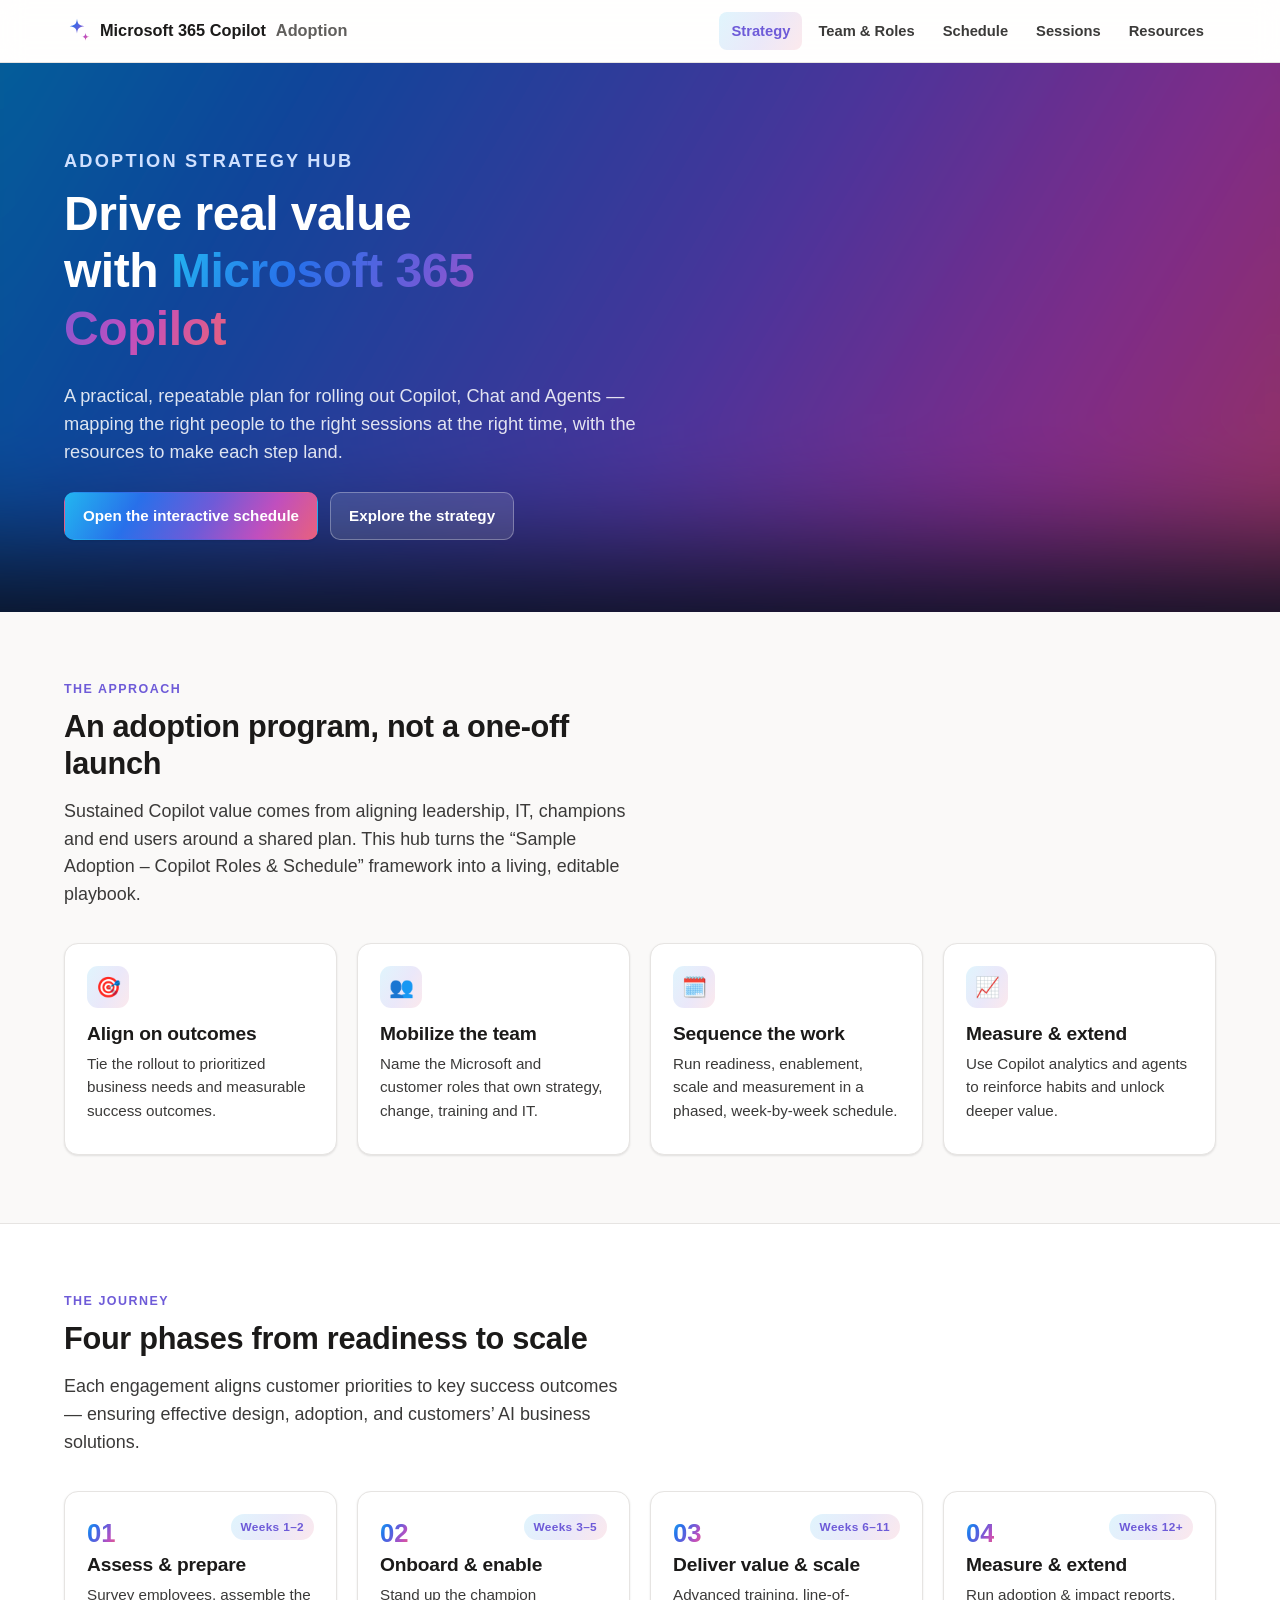
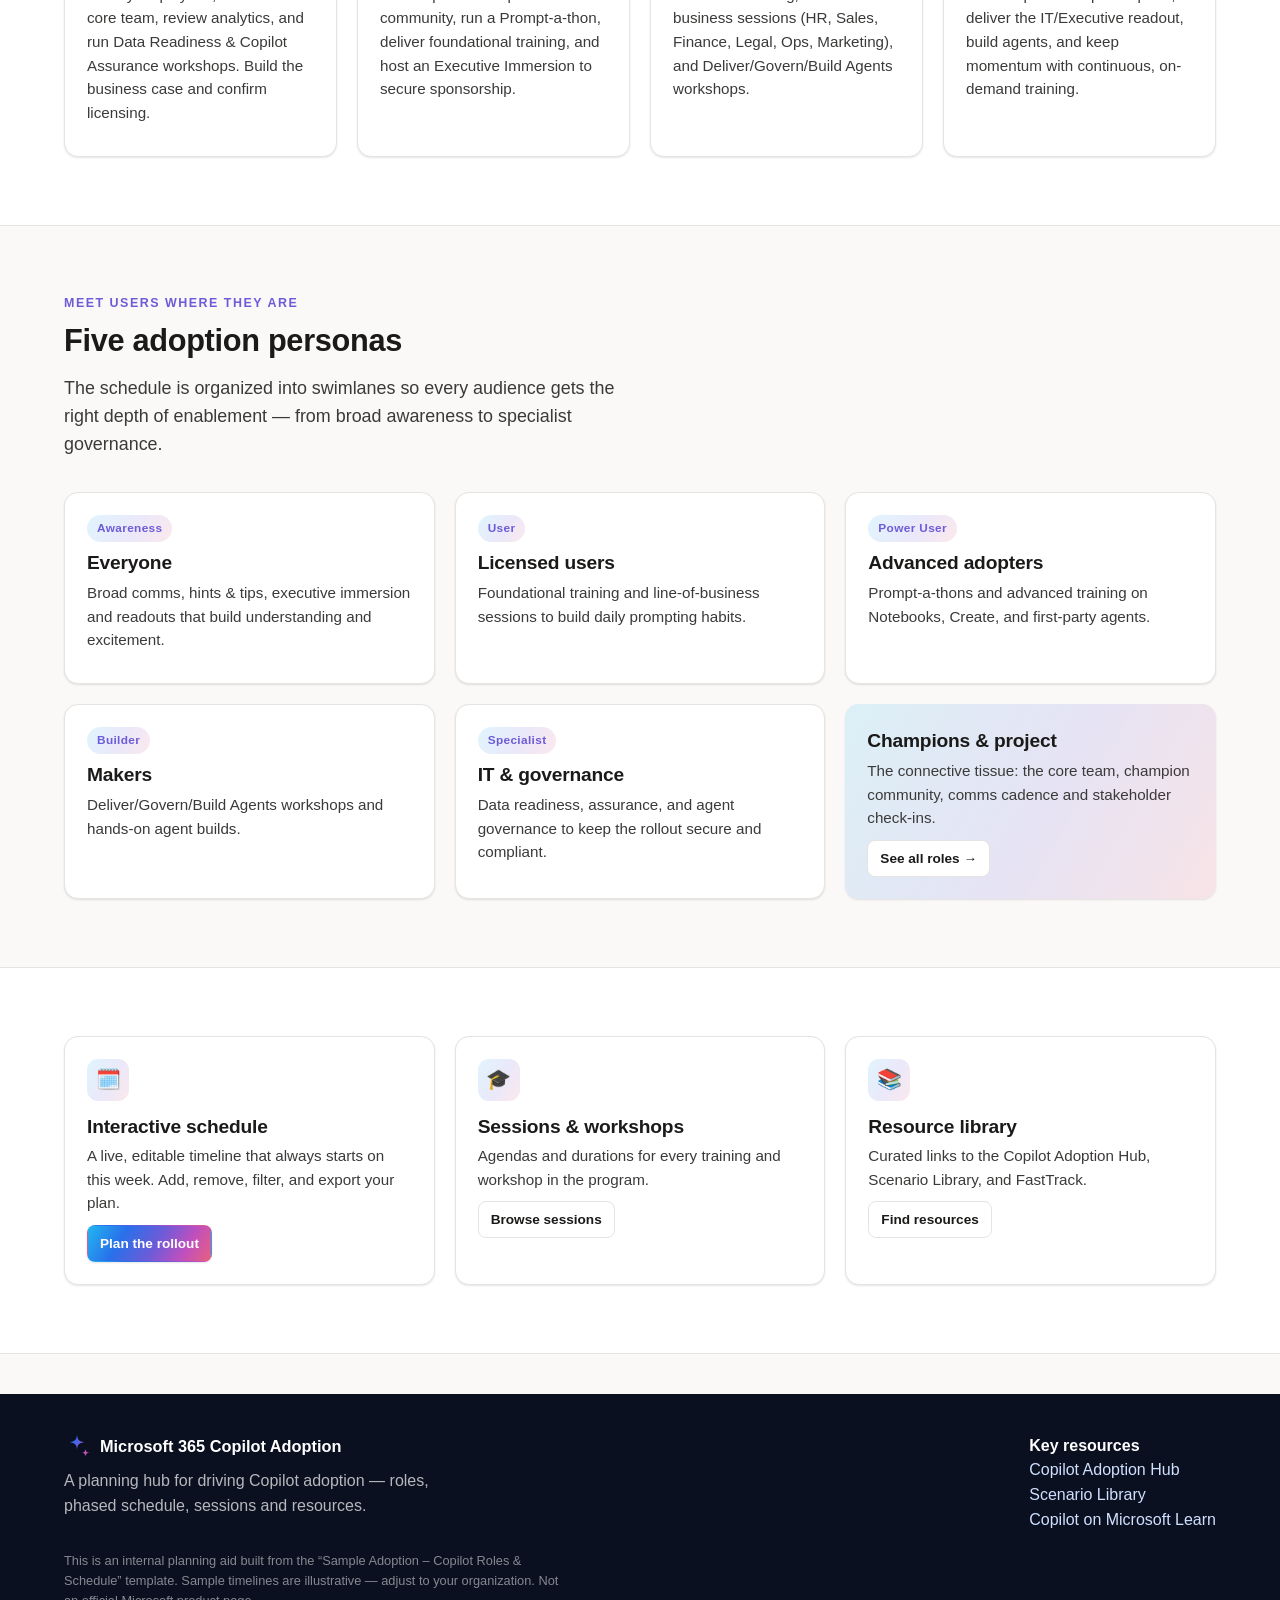
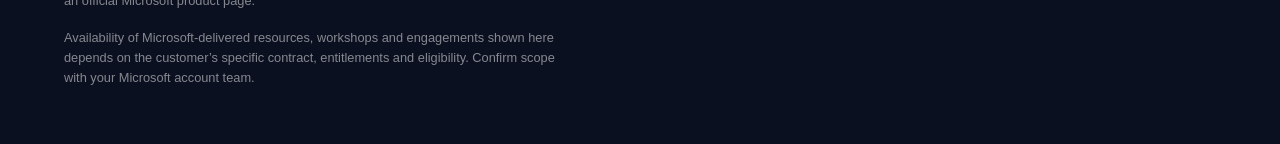
<file: index.html>
<!doctype html>
<html lang="en">
<head>
  <meta charset="utf-8" />
  <meta name="viewport" content="width=device-width, initial-scale=1" />
  <title>Microsoft 365 Copilot — Adoption Strategy Hub</title>
  <meta name="description" content="A planning hub for Microsoft 365 Copilot adoption: strategy, team roles, an interactive phased schedule, sessions, and curated resources." />
  <link rel="icon" href="assets/copilot-spark.svg" />
  <link rel="stylesheet" href="assets/styles.css?v=7" />
</head>
<body>
  <div id="site-nav"></div>

  <header class="hero">
    <div class="container">
      <p class="eyebrow">Adoption Strategy Hub</p>
      <h1>Drive real value with <span class="gradient-text">Microsoft&nbsp;365 Copilot</span></h1>
      <p>A practical, repeatable plan for rolling out Copilot, Chat and Agents — mapping the right people to the right sessions at the right time, with the resources to make each step land.</p>
      <div class="hero-actions">
        <a class="btn btn-primary" href="schedule.html">Open the interactive schedule</a>
        <a class="btn btn-ghost" href="#journey">Explore the strategy</a>
      </div>
    </div>
  </header>

  <!-- What this is -->
  <section class="section">
    <div class="container">
      <div class="section-head">
        <p class="eyebrow">The approach</p>
        <h2>An adoption program, not a one-off launch</h2>
        <p class="lead">Sustained Copilot value comes from aligning leadership, IT, champions and end users around a shared plan. This hub turns the “Sample Adoption – Copilot Roles &amp; Schedule” framework into a living, editable playbook.</p>
      </div>
      <div class="grid cols-4">
        <div class="card hover"><div class="icon">🎯</div><h3>Align on outcomes</h3><p>Tie the rollout to prioritized business needs and measurable success outcomes.</p></div>
        <div class="card hover"><div class="icon">👥</div><h3>Mobilize the team</h3><p>Name the Microsoft and customer roles that own strategy, change, training and IT.</p></div>
        <div class="card hover"><div class="icon">🗓️</div><h3>Sequence the work</h3><p>Run readiness, enablement, scale and measurement in a phased, week-by-week schedule.</p></div>
        <div class="card hover"><div class="icon">📈</div><h3>Measure &amp; extend</h3><p>Use Copilot analytics and agents to reinforce habits and unlock deeper value.</p></div>
      </div>
    </div>
  </section>

  <!-- Journey / phases -->
  <section class="section alt" id="journey">
    <div class="container">
      <div class="section-head">
        <p class="eyebrow">The journey</p>
        <h2>Four phases from readiness to scale</h2>
        <p class="lead">Each engagement aligns customer priorities to key success outcomes — ensuring effective design, adoption, and customers’ AI business solutions.</p>
      </div>
      <div class="grid cols-4">
        <div class="card">
          <span class="step-num">01</span><span class="pill" style="float:right">Weeks 1–2</span>
          <h3>Assess &amp; prepare</h3>
          <p>Survey employees, assemble the core team, review analytics, and run Data Readiness &amp; Copilot Assurance workshops. Build the business case and confirm licensing.</p>
        </div>
        <div class="card">
          <span class="step-num">02</span><span class="pill" style="float:right">Weeks 3–5</span>
          <h3>Onboard &amp; enable</h3>
          <p>Stand up the champion community, run a Prompt-a-thon, deliver foundational training, and host an Executive Immersion to secure sponsorship.</p>
        </div>
        <div class="card">
          <span class="step-num">03</span><span class="pill" style="float:right">Weeks 6–11</span>
          <h3>Deliver value &amp; scale</h3>
          <p>Advanced training, line-of-business sessions (HR, Sales, Finance, Legal, Ops, Marketing), and Deliver/Govern/Build Agents workshops.</p>
        </div>
        <div class="card">
          <span class="step-num">04</span><span class="pill" style="float:right">Weeks 12+</span>
          <h3>Measure &amp; extend</h3>
          <p>Run adoption &amp; impact reports, deliver the IT/Executive readout, build agents, and keep momentum with continuous, on-demand training.</p>
        </div>
      </div>
    </div>
  </section>

  <!-- Personas -->
  <section class="section">
    <div class="container">
      <div class="section-head">
        <p class="eyebrow">Meet users where they are</p>
        <h2>Five adoption personas</h2>
        <p class="lead">The schedule is organized into swimlanes so every audience gets the right depth of enablement — from broad awareness to specialist governance.</p>
      </div>
      <div class="grid cols-3">
        <div class="card hover"><span class="pill">Awareness</span><h3 style="margin-top:.6rem">Everyone</h3><p>Broad comms, hints &amp; tips, executive immersion and readouts that build understanding and excitement.</p></div>
        <div class="card hover"><span class="pill">User</span><h3 style="margin-top:.6rem">Licensed users</h3><p>Foundational training and line-of-business sessions to build daily prompting habits.</p></div>
        <div class="card hover"><span class="pill">Power User</span><h3 style="margin-top:.6rem">Advanced adopters</h3><p>Prompt-a-thons and advanced training on Notebooks, Create, and first-party agents.</p></div>
        <div class="card hover"><span class="pill">Builder</span><h3 style="margin-top:.6rem">Makers</h3><p>Deliver/Govern/Build Agents workshops and hands-on agent builds.</p></div>
        <div class="card hover"><span class="pill">Specialist</span><h3 style="margin-top:.6rem">IT &amp; governance</h3><p>Data readiness, assurance, and agent governance to keep the rollout secure and compliant.</p></div>
        <div class="card hover" style="background:var(--copilot-gradient-soft);border:none">
          <h3 style="margin-top:.2rem">Champions &amp; project</h3><p>The connective tissue: the core team, champion community, comms cadence and stakeholder check-ins.</p>
          <a class="btn btn-outline btn-sm" href="roles.html">See all roles →</a>
        </div>
      </div>
    </div>
  </section>

  <!-- CTA row -->
  <section class="section alt">
    <div class="container">
      <div class="grid cols-3">
        <div class="card hover"><div class="icon">🗓️</div><h3>Interactive schedule</h3><p>A live, editable timeline that always starts on this week. Add, remove, filter, and export your plan.</p><a class="btn btn-primary btn-sm" href="schedule.html">Plan the rollout</a></div>
        <div class="card hover"><div class="icon">🎓</div><h3>Sessions &amp; workshops</h3><p>Agendas and durations for every training and workshop in the program.</p><a class="btn btn-outline btn-sm" href="sessions.html">Browse sessions</a></div>
        <div class="card hover"><div class="icon">📚</div><h3>Resource library</h3><p>Curated links to the Copilot Adoption Hub, Scenario Library, and FastTrack.</p><a class="btn btn-outline btn-sm" href="resources.html">Find resources</a></div>
      </div>
    </div>
  </section>

  <div id="site-footer"></div>
  <script src="assets/nav.js?v=7"></script>
</body>
</html>
</file>
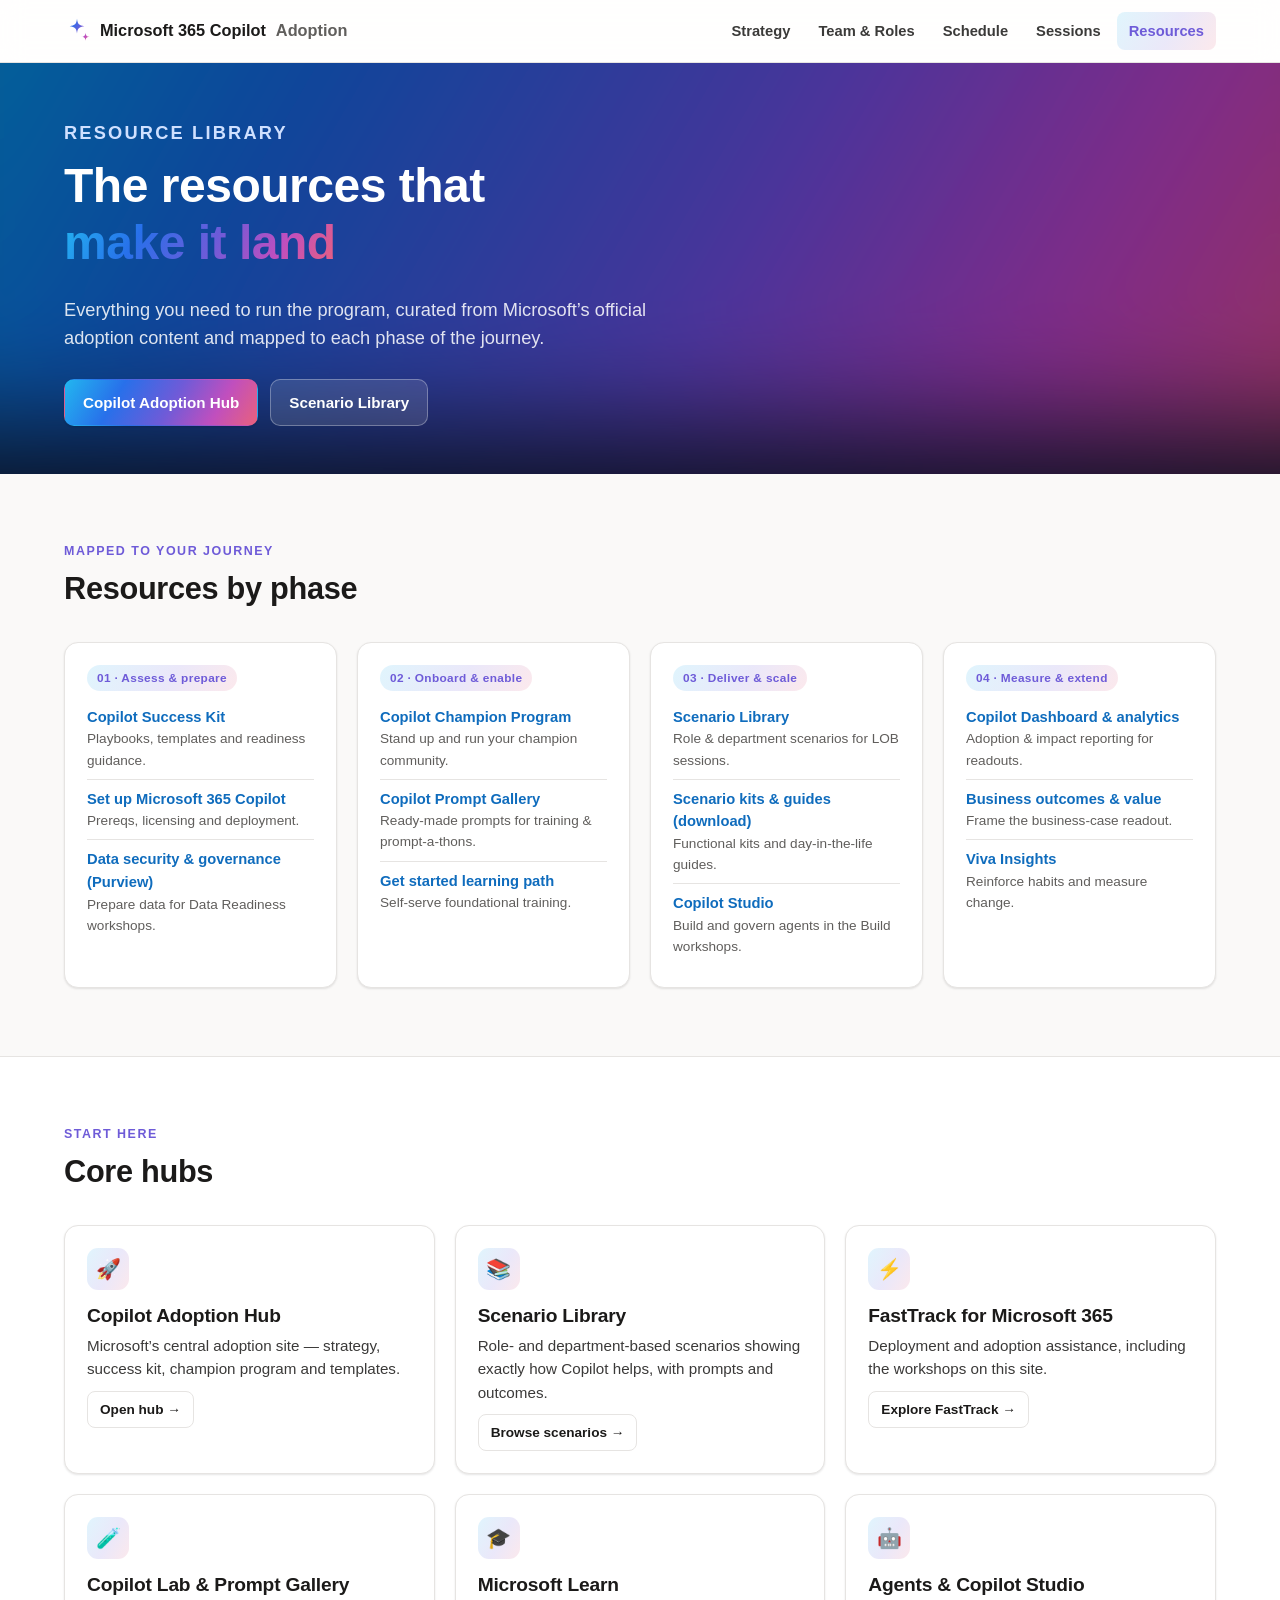
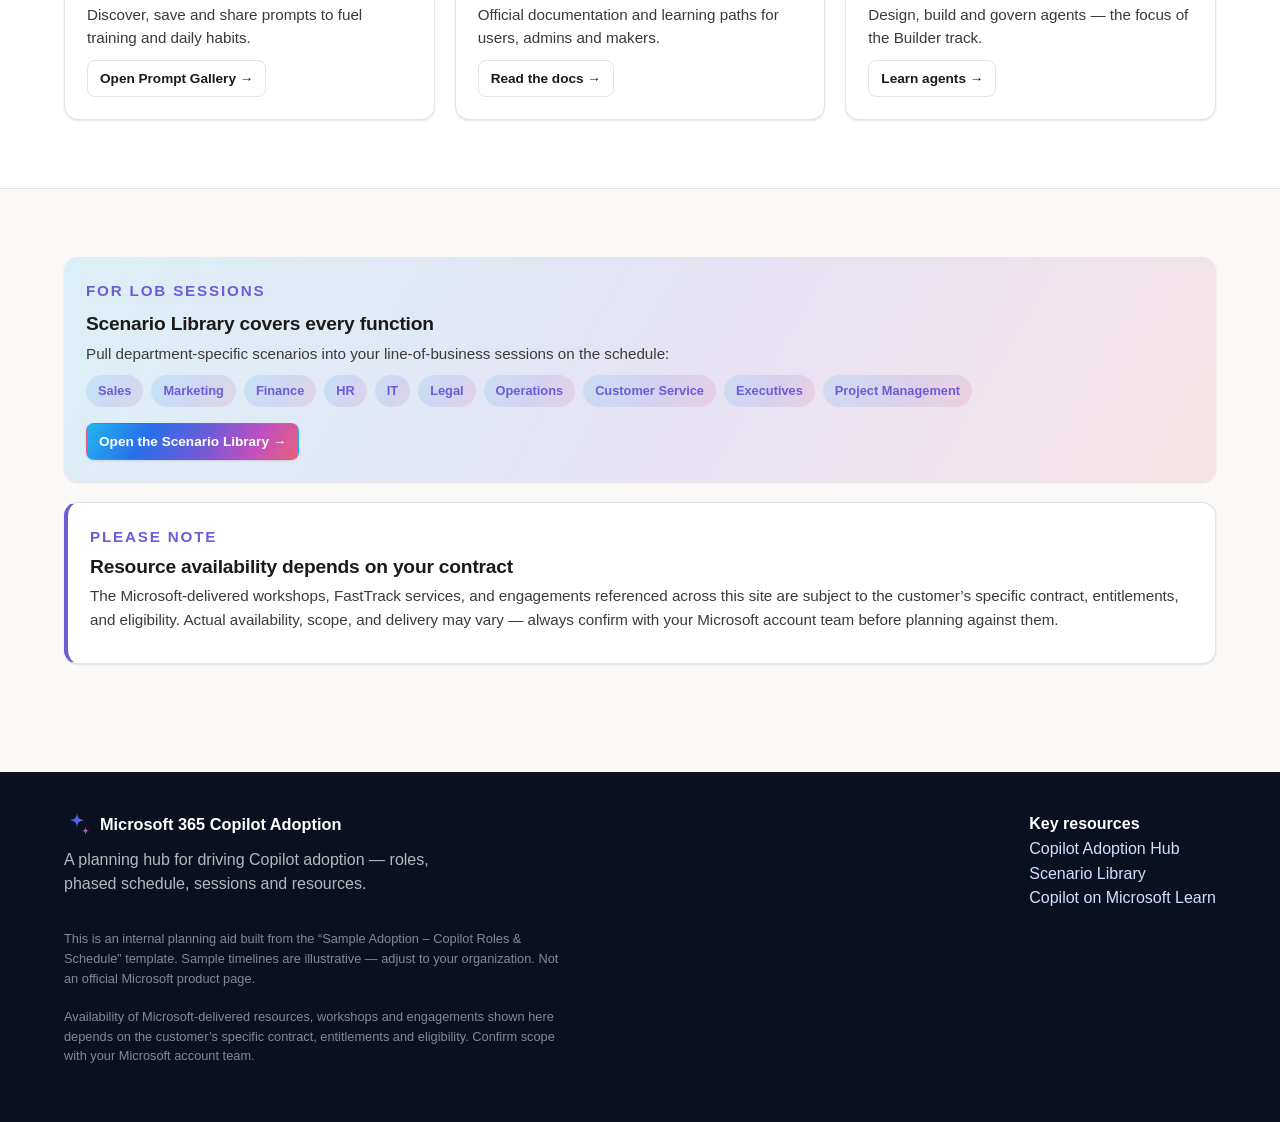
<file: resources.html>
<!doctype html>
<html lang="en">
<head>
  <meta charset="utf-8" />
  <meta name="viewport" content="width=device-width, initial-scale=1" />
  <title>Resource Library — Microsoft 365 Copilot Adoption</title>
  <meta name="description" content="Curated Microsoft 365 Copilot adoption resources: the Adoption Hub, Scenario Library, FastTrack, Copilot Lab and learning paths, mapped to each phase of the rollout." />
  <link rel="icon" href="assets/copilot-spark.svg" />
  <link rel="stylesheet" href="assets/styles.css?v=7" />
  <style>
    .res-list { list-style:none; padding:0; margin:.4rem 0 0; }
    .res-list li { padding:8px 0; border-top:1px solid var(--line); font-size:.92rem; }
    .res-list li:first-child { border-top:none; }
    .res-list a { font-weight:600; }
    .res-list .d { color:var(--muted); font-size:.85rem; }
    .dept { display:flex; flex-wrap:wrap; gap:8px; margin-top:8px; }
    .dept span { font-size:.8rem; font-weight:600; padding:6px 12px; border-radius:999px; background:var(--copilot-gradient-soft); color:var(--brand); }
  </style>
</head>
<body>
  <div id="site-nav"></div>

  <header class="hero" style="padding:56px 0 48px">
    <div class="container">
      <p class="eyebrow">Resource library</p>
      <h1>The resources that <span class="gradient-text">make it land</span></h1>
      <p>Everything you need to run the program, curated from Microsoft’s official adoption content and mapped to each phase of the journey.</p>
      <div class="hero-actions">
        <a class="btn btn-primary" href="https://adoption.microsoft.com/en-us/copilot/" target="_blank" rel="noopener">Copilot Adoption Hub</a>
        <a class="btn btn-ghost" href="https://adoption.microsoft.com/en-us/scenario-library/" target="_blank" rel="noopener">Scenario Library</a>
      </div>
    </div>
  </header>

  <!-- By phase -->
  <section class="section">
    <div class="container">
      <div class="section-head">
        <p class="eyebrow">Mapped to your journey</p>
        <h2>Resources by phase</h2>
      </div>
      <div class="grid cols-4">
        <div class="card">
          <span class="pill">01 · Assess &amp; prepare</span>
          <ul class="res-list">
            <li><a href="https://adoption.microsoft.com/en-us/copilot/success-kit/" target="_blank" rel="noopener">Copilot Success Kit</a><div class="d">Playbooks, templates and readiness guidance.</div></li>
            <li><a href="https://learn.microsoft.com/en-us/copilot/microsoft-365/microsoft-365-copilot-setup" target="_blank" rel="noopener">Set up Microsoft 365 Copilot</a><div class="d">Prereqs, licensing and deployment.</div></li>
            <li><a href="https://learn.microsoft.com/en-us/purview/ai-microsoft-purview" target="_blank" rel="noopener">Data security &amp; governance (Purview)</a><div class="d">Prepare data for Data Readiness workshops.</div></li>
          </ul>
        </div>
        <div class="card">
          <span class="pill">02 · Onboard &amp; enable</span>
          <ul class="res-list">
            <li><a href="https://adoption.microsoft.com/en-us/copilot/champion-program/" target="_blank" rel="noopener">Copilot Champion Program</a><div class="d">Stand up and run your champion community.</div></li>
            <li><a href="https://copilot.cloud.microsoft/en-us/prompts" target="_blank" rel="noopener">Copilot Prompt Gallery</a><div class="d">Ready-made prompts for training &amp; prompt-a-thons.</div></li>
            <li><a href="https://learn.microsoft.com/en-us/training/paths/get-started-with-microsoft-365-copilot/" target="_blank" rel="noopener">Get started learning path</a><div class="d">Self-serve foundational training.</div></li>
          </ul>
        </div>
        <div class="card">
          <span class="pill">03 · Deliver &amp; scale</span>
          <ul class="res-list">
            <li><a href="https://adoption.microsoft.com/en-us/scenario-library/" target="_blank" rel="noopener">Scenario Library</a><div class="d">Role &amp; department scenarios for LOB sessions.</div></li>
            <li><a href="https://aka.ms/ScenarioLibraryDownload" target="_blank" rel="noopener">Scenario kits &amp; guides (download)</a><div class="d">Functional kits and day-in-the-life guides.</div></li>
            <li><a href="https://learn.microsoft.com/en-us/microsoft-copilot-studio/" target="_blank" rel="noopener">Copilot Studio</a><div class="d">Build and govern agents in the Build workshops.</div></li>
          </ul>
        </div>
        <div class="card">
          <span class="pill">04 · Measure &amp; extend</span>
          <ul class="res-list">
            <li><a href="https://learn.microsoft.com/en-us/copilot/microsoft-365/microsoft-365-copilot-dashboard" target="_blank" rel="noopener">Copilot Dashboard &amp; analytics</a><div class="d">Adoption &amp; impact reporting for readouts.</div></li>
            <li><a href="https://adoption.microsoft.com/en-us/copilot/business-outcomes/" target="_blank" rel="noopener">Business outcomes &amp; value</a><div class="d">Frame the business-case readout.</div></li>
            <li><a href="https://learn.microsoft.com/en-us/viva/insights/" target="_blank" rel="noopener">Viva Insights</a><div class="d">Reinforce habits and measure change.</div></li>
          </ul>
        </div>
      </div>
    </div>
  </section>

  <!-- Core hubs -->
  <section class="section alt">
    <div class="container">
      <div class="section-head">
        <p class="eyebrow">Start here</p>
        <h2>Core hubs</h2>
      </div>
      <div class="grid cols-3">
        <div class="card hover"><div class="icon">🚀</div><h3>Copilot Adoption Hub</h3><p>Microsoft’s central adoption site — strategy, success kit, champion program and templates.</p><a class="btn btn-outline btn-sm" href="https://adoption.microsoft.com/en-us/copilot/" target="_blank" rel="noopener">Open hub →</a></div>
        <div class="card hover"><div class="icon">📚</div><h3>Scenario Library</h3><p>Role- and department-based scenarios showing exactly how Copilot helps, with prompts and outcomes.</p><a class="btn btn-outline btn-sm" href="https://adoption.microsoft.com/en-us/scenario-library/" target="_blank" rel="noopener">Browse scenarios →</a></div>
        <div class="card hover"><div class="icon">⚡</div><h3>FastTrack for Microsoft 365</h3><p>Deployment and adoption assistance, including the workshops on this site.</p><a class="btn btn-outline btn-sm" href="https://www.microsoft.com/en-us/fasttrack" target="_blank" rel="noopener">Explore FastTrack →</a></div>
        <div class="card hover"><div class="icon">🧪</div><h3>Copilot Lab &amp; Prompt Gallery</h3><p>Discover, save and share prompts to fuel training and daily habits.</p><a class="btn btn-outline btn-sm" href="https://copilot.cloud.microsoft/en-us/prompts" target="_blank" rel="noopener">Open Prompt Gallery →</a></div>
        <div class="card hover"><div class="icon">🎓</div><h3>Microsoft Learn</h3><p>Official documentation and learning paths for users, admins and makers.</p><a class="btn btn-outline btn-sm" href="https://learn.microsoft.com/en-us/copilot/microsoft-365/" target="_blank" rel="noopener">Read the docs →</a></div>
        <div class="card hover"><div class="icon">🤖</div><h3>Agents &amp; Copilot Studio</h3><p>Design, build and govern agents — the focus of the Builder track.</p><a class="btn btn-outline btn-sm" href="https://learn.microsoft.com/en-us/microsoft-copilot-studio/" target="_blank" rel="noopener">Learn agents →</a></div>
      </div>
    </div>
  </section>

  <!-- Scenario library departments -->
  <section class="section">
    <div class="container">
      <div class="card" style="background:var(--copilot-gradient-soft);border:none">
        <p class="eyebrow">For LOB sessions</p>
        <h3 style="margin-top:0">Scenario Library covers every function</h3>
        <p>Pull department-specific scenarios into your line-of-business sessions on the schedule:</p>
        <div class="dept">
          <span>Sales</span><span>Marketing</span><span>Finance</span><span>HR</span><span>IT</span>
          <span>Legal</span><span>Operations</span><span>Customer Service</span><span>Executives</span><span>Project Management</span>
        </div>
        <p style="margin:16px 0 0"><a class="btn btn-primary btn-sm" href="https://adoption.microsoft.com/en-us/scenario-library/" target="_blank" rel="noopener">Open the Scenario Library →</a></p>
      </div>

      <div class="card" style="border-left:4px solid var(--brand);margin-top:20px">
        <p class="eyebrow" style="margin-bottom:.4rem">Please note</p>
        <h3 style="margin-top:0">Resource availability depends on your contract</h3>
        <p class="mb-0">The Microsoft-delivered workshops, FastTrack services, and engagements referenced across this site are subject to the customer’s specific contract, entitlements, and eligibility. Actual availability, scope, and delivery may vary — always confirm with your Microsoft account team before planning against them.</p>
      </div>
    </div>
  </section>

  <div id="site-footer"></div>
  <script src="assets/nav.js?v=7"></script>
</body>
</html>
</file>
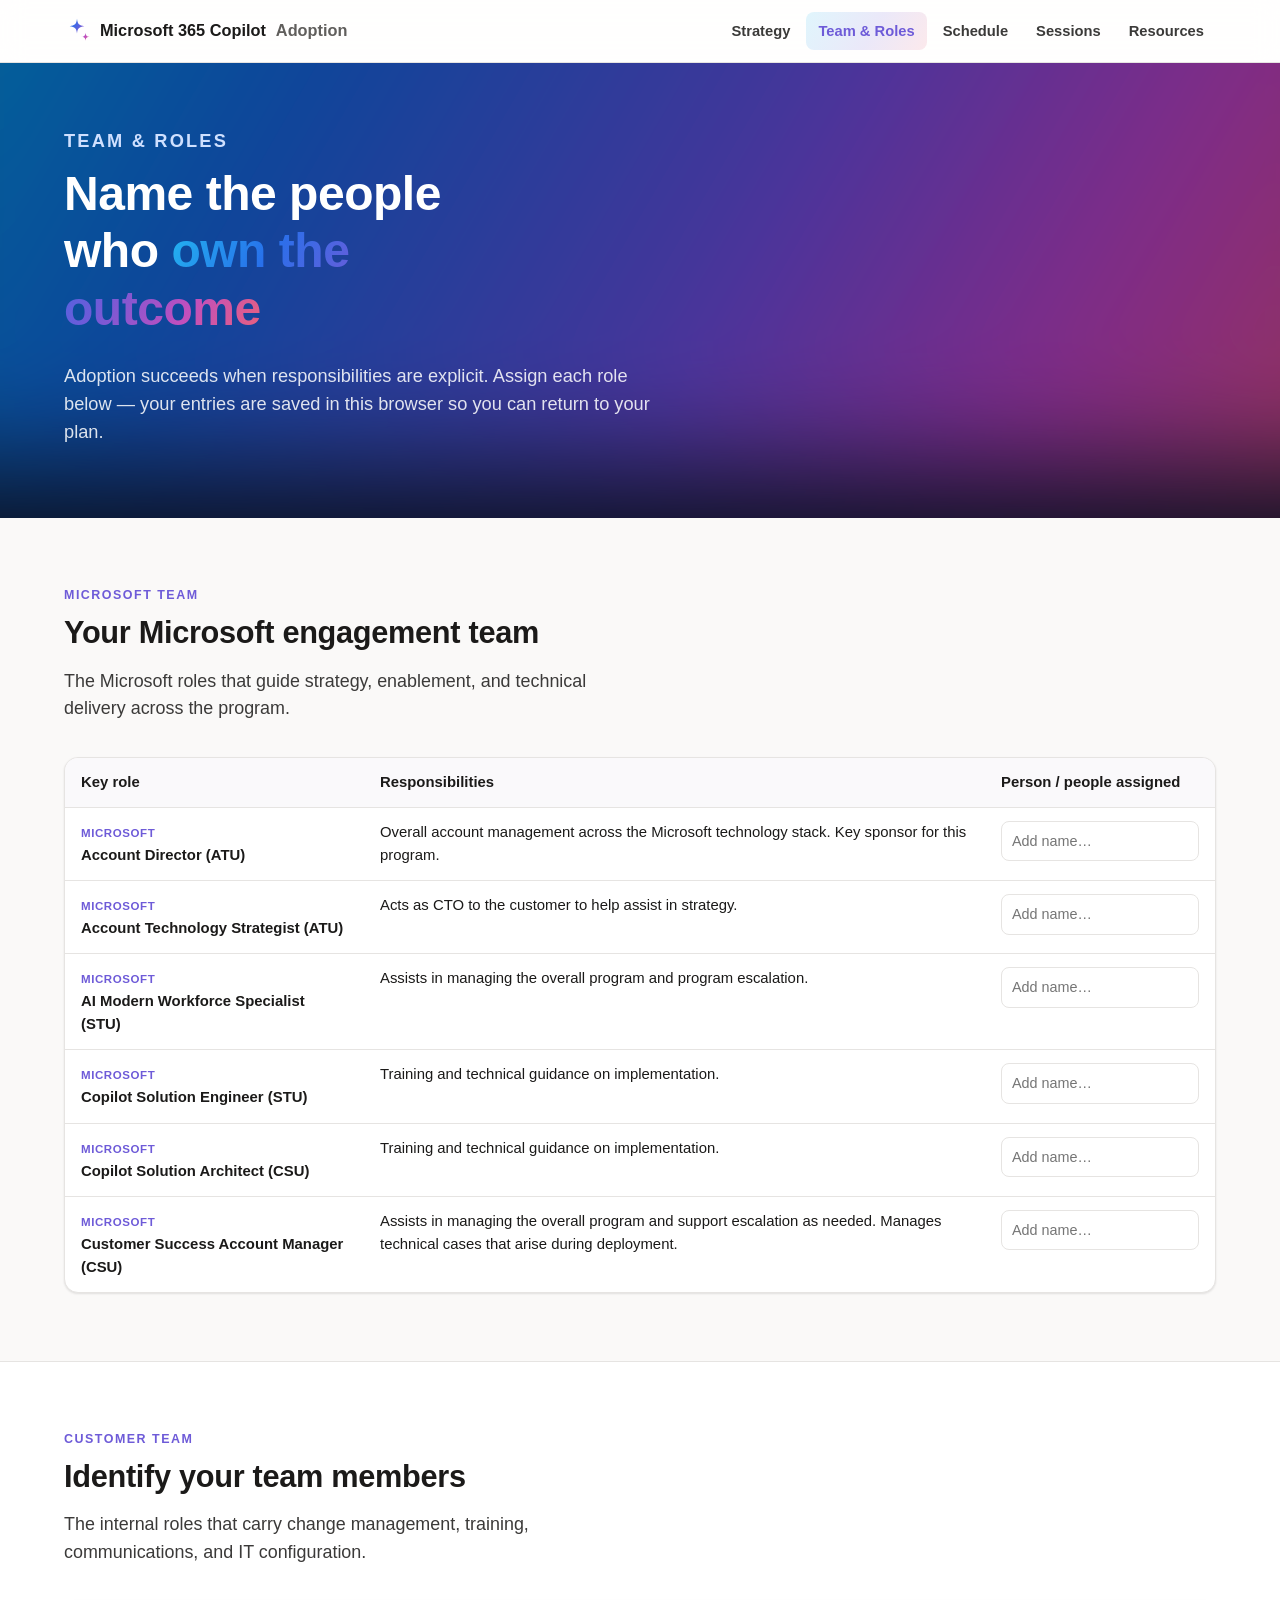
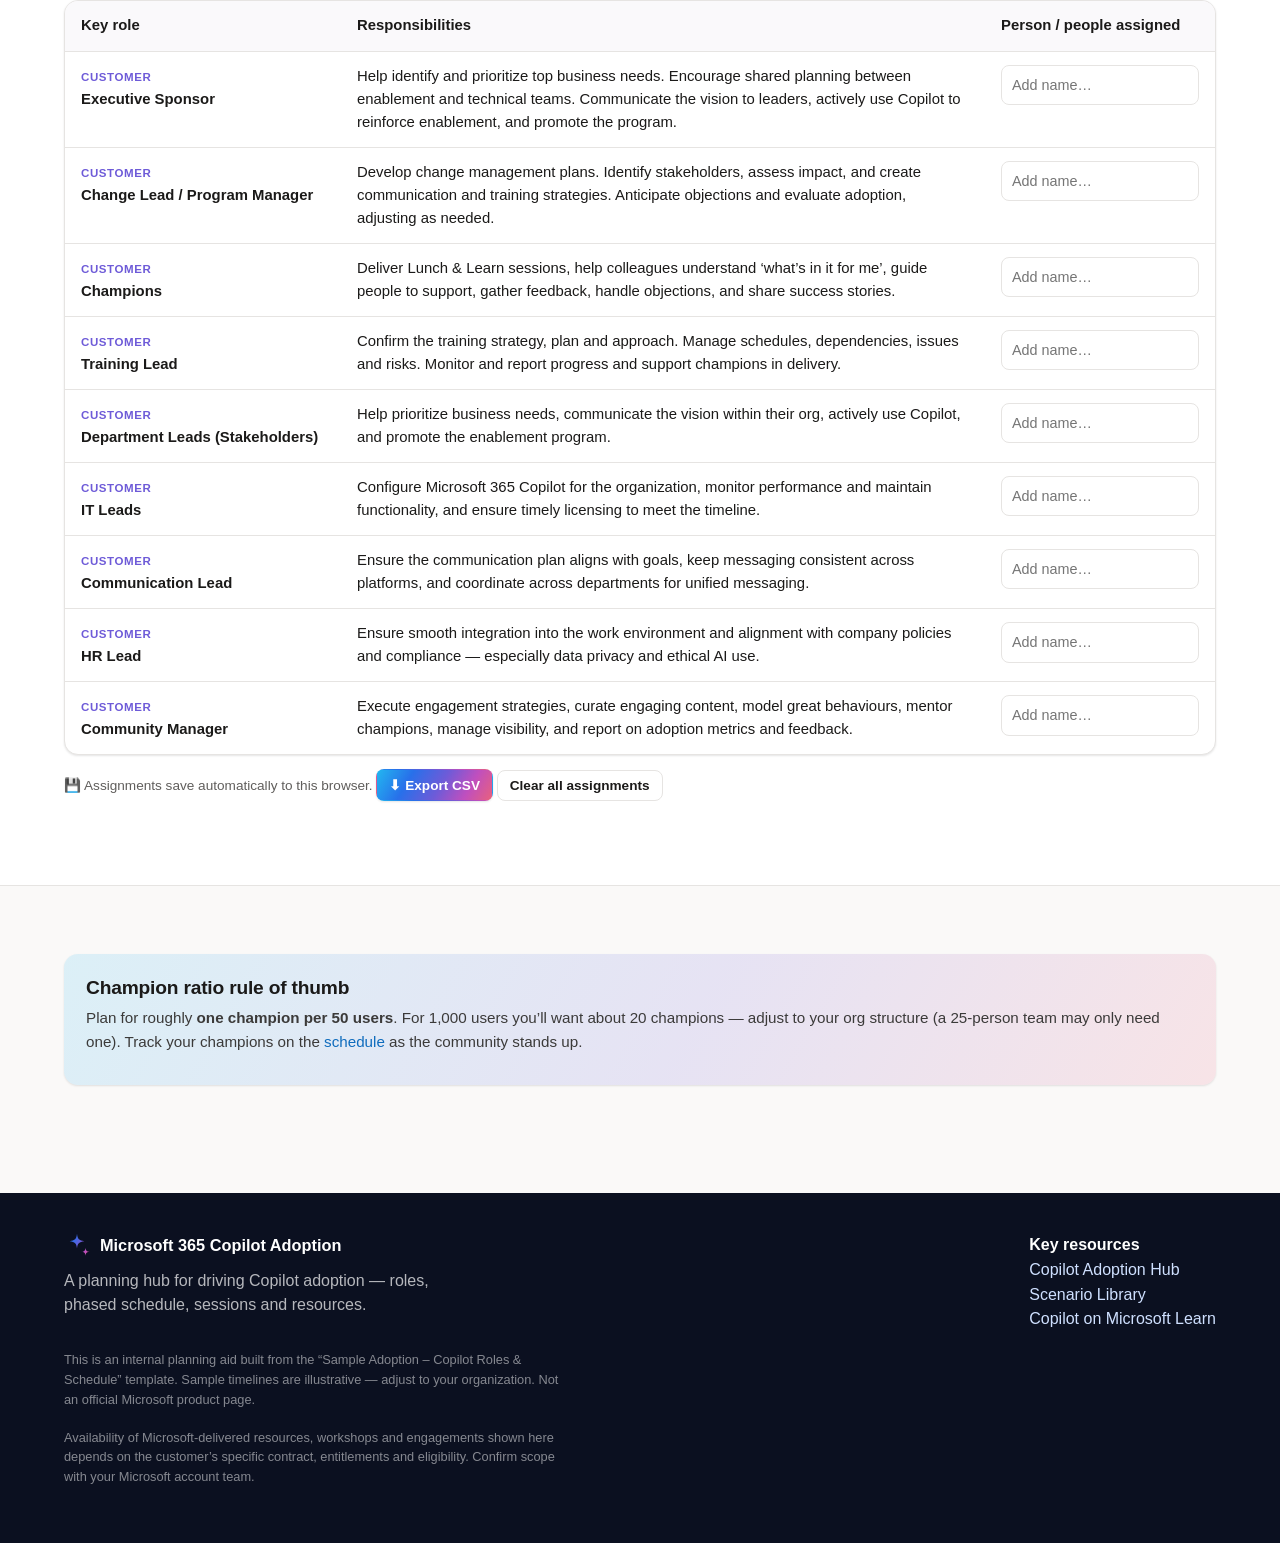
<file: roles.html>
<!doctype html>
<html lang="en">
<head>
  <meta charset="utf-8" />
  <meta name="viewport" content="width=device-width, initial-scale=1" />
  <title>Team &amp; Roles — Microsoft 365 Copilot Adoption</title>
  <meta name="description" content="The Microsoft and customer roles that drive a Microsoft 365 Copilot adoption program, with responsibilities and assignable owners." />
  <link rel="icon" href="assets/copilot-spark.svg" />
  <link rel="stylesheet" href="assets/styles.css?v=7" />
  <style>
    .assignee { width: 100%; border: 1px solid var(--line); border-radius: 8px; padding: 8px 10px; font: inherit; font-size: .9rem; background:#fff; }
    .assignee:focus { outline: 2px solid var(--brand); border-color: var(--brand); }
    .role-tag { font-size:.72rem; font-weight:700; color:var(--brand); text-transform:uppercase; letter-spacing:.05em; }
    .save-note { font-size:.85rem; color:var(--muted); }
  </style>
</head>
<body>
  <div id="site-nav"></div>

  <header class="hero" style="padding:64px 0 56px">
    <div class="container">
      <p class="eyebrow">Team &amp; Roles</p>
      <h1>Name the people who <span class="gradient-text">own the outcome</span></h1>
      <p>Adoption succeeds when responsibilities are explicit. Assign each role below — your entries are saved in this browser so you can return to your plan.</p>
    </div>
  </header>

  <section class="section">
    <div class="container">
      <div class="section-head">
        <p class="eyebrow">Microsoft team</p>
        <h2>Your Microsoft engagement team</h2>
        <p class="lead">The Microsoft roles that guide strategy, enablement, and technical delivery across the program.</p>
      </div>
      <div class="table-wrap">
        <table class="data">
          <thead><tr><th style="width:26%">Key role</th><th>Responsibilities</th><th style="width:20%">Person / people assigned</th></tr></thead>
          <tbody id="ms-team"></tbody>
        </table>
      </div>
    </div>
  </section>

  <section class="section alt">
    <div class="container">
      <div class="section-head">
        <p class="eyebrow">Customer team</p>
        <h2>Identify your team members</h2>
        <p class="lead">The internal roles that carry change management, training, communications, and IT configuration.</p>
      </div>
      <div class="table-wrap">
        <table class="data">
          <thead><tr><th style="width:24%">Key role</th><th>Responsibilities</th><th style="width:20%">Person / people assigned</th></tr></thead>
          <tbody id="cust-team"></tbody>
        </table>
      </div>
      <p class="save-note" style="margin-top:14px">💾 Assignments save automatically to this browser. <button class="btn btn-primary btn-sm" id="export-roles" type="button">⬇ Export CSV</button> <button class="btn btn-outline btn-sm" id="clear-assign" type="button">Clear all assignments</button></p>
    </div>
  </section>

  <section class="section">
    <div class="container">
      <div class="card" style="background:var(--copilot-gradient-soft);border:none">
        <h3>Champion ratio rule of thumb</h3>
        <p class="mb-0">Plan for roughly <strong>one champion per 50 users</strong>. For 1,000 users you’ll want about 20 champions — adjust to your org structure (a 25-person team may only need one). Track your champions on the <a href="schedule.html">schedule</a> as the community stands up.</p>
      </div>
    </div>
  </section>

  <div id="site-footer"></div>
  <script src="assets/nav.js?v=7"></script>
  <script>
    var msTeam = [
      ["Account Director (ATU)", "Overall account management across the Microsoft technology stack. Key sponsor for this program."],
      ["Account Technology Strategist (ATU)", "Acts as CTO to the customer to help assist in strategy."],
      ["AI Modern Workforce Specialist (STU)", "Assists in managing the overall program and program escalation."],
      ["Copilot Solution Engineer (STU)", "Training and technical guidance on implementation."],
      ["Copilot Solution Architect (CSU)", "Training and technical guidance on implementation."],
      ["Customer Success Account Manager (CSU)", "Assists in managing the overall program and support escalation as needed. Manages technical cases that arise during deployment."]
    ];
    var custTeam = [
      ["Executive Sponsor", "Help identify and prioritize top business needs. Encourage shared planning between enablement and technical teams. Communicate the vision to leaders, actively use Copilot to reinforce enablement, and promote the program."],
      ["Change Lead / Program Manager", "Develop change management plans. Identify stakeholders, assess impact, and create communication and training strategies. Anticipate objections and evaluate adoption, adjusting as needed."],
      ["Champions", "Deliver Lunch &amp; Learn sessions, help colleagues understand ‘what’s in it for me’, guide people to support, gather feedback, handle objections, and share success stories."],
      ["Training Lead", "Confirm the training strategy, plan and approach. Manage schedules, dependencies, issues and risks. Monitor and report progress and support champions in delivery."],
      ["Department Leads (Stakeholders)", "Help prioritize business needs, communicate the vision within their org, actively use Copilot, and promote the enablement program."],
      ["IT Leads", "Configure Microsoft 365 Copilot for the organization, monitor performance and maintain functionality, and ensure timely licensing to meet the timeline."],
      ["Communication Lead", "Ensure the communication plan aligns with goals, keep messaging consistent across platforms, and coordinate across departments for unified messaging."],
      ["HR Lead", "Ensure smooth integration into the work environment and alignment with company policies and compliance — especially data privacy and ethical AI use."],
      ["Community Manager", "Execute engagement strategies, curate engaging content, model great behaviours, mentor champions, manage visibility, and report on adoption metrics and feedback."]
    ];

    var STORE = "cp-adopt-roles";
    function loadAssign(){ try { return JSON.parse(localStorage.getItem(STORE)) || {}; } catch(e){ return {}; } }
    function saveAssign(a){ localStorage.setItem(STORE, JSON.stringify(a)); }
    var assigned = loadAssign();

    function render(tbodyId, rows, prefix){
      var tb = document.getElementById(tbodyId);
      tb.innerHTML = rows.map(function(r, i){
        var key = prefix + i;
        var val = assigned[key] ? String(assigned[key]).replace(/"/g,'&quot;') : "";
        return "<tr><td><span class='role-tag'>"+ (prefix==='ms'?'Microsoft':'Customer') +"</span><br><strong>"+r[0]+"</strong></td>"+
               "<td>"+r[1]+"</td>"+
               "<td><input class='assignee' data-key='"+key+"' placeholder='Add name…' value=\""+val+"\"></td></tr>";
      }).join("");
    }
    render("ms-team", msTeam, "ms");
    render("cust-team", custTeam, "cust");

    document.addEventListener("input", function(e){
      if (e.target.classList.contains("assignee")){
        assigned[e.target.getAttribute("data-key")] = e.target.value;
        saveAssign(assigned);
      }
    });
    document.getElementById("clear-assign").addEventListener("click", function(){
      if (confirm("Clear all role assignments in this browser?")){
        assigned = {}; saveAssign(assigned);
        document.querySelectorAll(".assignee").forEach(function(i){ i.value=""; });
      }
    });

    function decode(s){ var t=document.createElement("textarea"); t.innerHTML=String(s); return t.value; }
    function csvCell(s){ return '"' + String(s==null?"":s).replace(/"/g,'""') + '"'; }
    function exportRolesCSV(){
      var rows = [["Team","Key role","Responsibilities","Person / people assigned"]];
      msTeam.forEach(function(r,i){ rows.push(["Microsoft", decode(r[0]), decode(r[1]), assigned["ms"+i]||""]); });
      custTeam.forEach(function(r,i){ rows.push(["Customer", decode(r[0]), decode(r[1]), assigned["cust"+i]||""]); });
      var csv = rows.map(function(r){ return r.map(csvCell).join(","); }).join("\r\n");
      var blob = new Blob(["\ufeff"+csv], {type:"text/csv;charset=utf-8;"});
      var a = document.createElement("a");
      a.href = URL.createObjectURL(blob); a.download = "copilot-adoption-team-roles.csv";
      document.body.appendChild(a); a.click(); document.body.removeChild(a);
      setTimeout(function(){ URL.revokeObjectURL(a.href); }, 1000);
    }
    document.getElementById("export-roles").addEventListener("click", exportRolesCSV);
  </script>
</body>
</html>
</file>
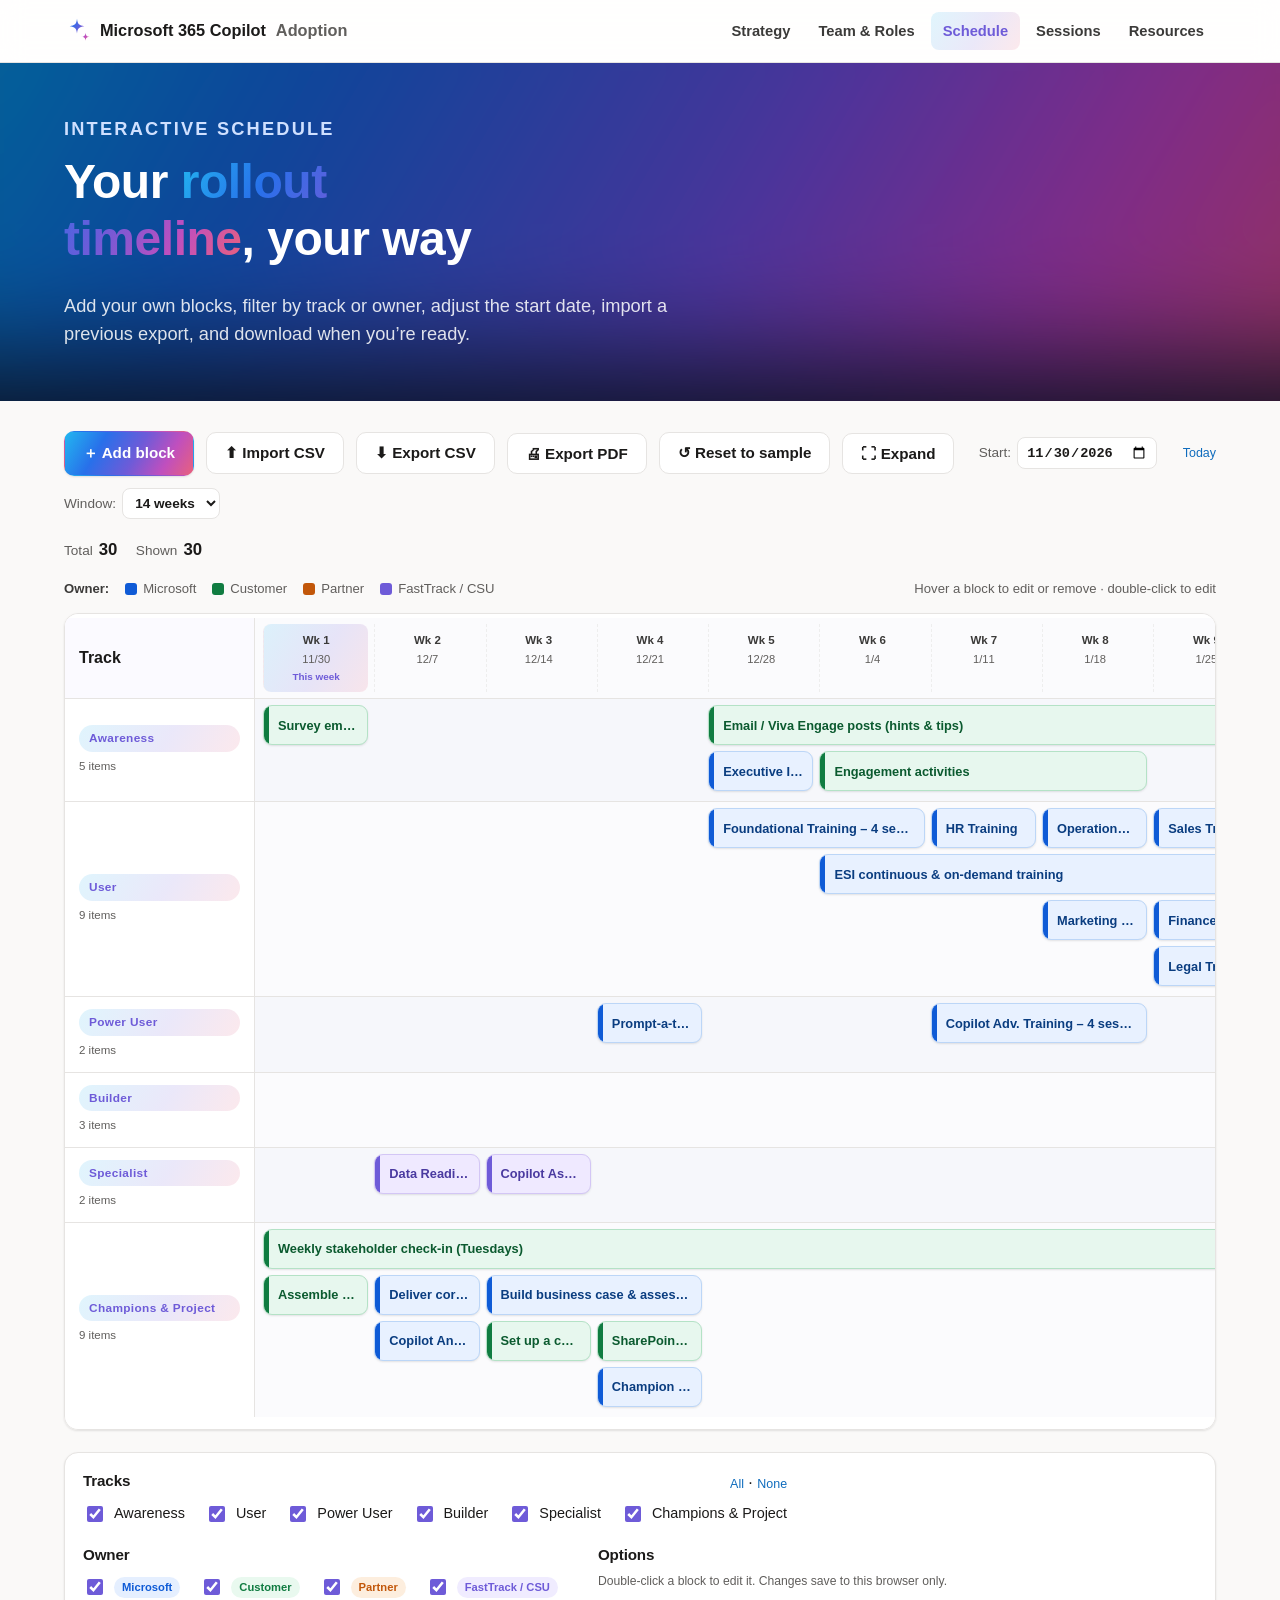
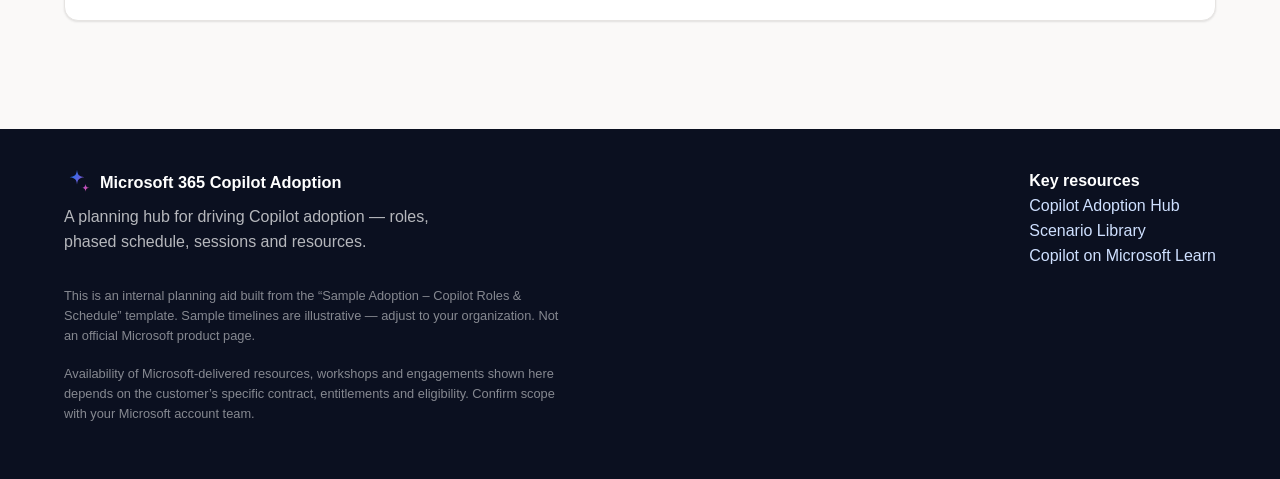
<file: schedule.html>
<!doctype html>
<html lang="en">
<head>
  <meta charset="utf-8" />
  <meta name="viewport" content="width=device-width, initial-scale=1" />
  <title>Interactive Schedule — Microsoft 365 Copilot Adoption</title>
  <meta name="description" content="A live, editable Microsoft 365 Copilot adoption timeline that always starts on the current week. Add, remove, filter and export your rollout plan." />
  <link rel="icon" href="assets/copilot-spark.svg" />
  <link rel="stylesheet" href="assets/styles.css?v=7" />
  <style>
    .sched-head { padding: 52px 0 36px; }
    .toolbar { display:flex; flex-wrap:wrap; gap:12px; align-items:center; margin: 0 0 18px; }
    .toolbar .spacer { flex:1; }
    .stat { display:inline-flex; gap:6px; align-items:baseline; font-size:.85rem; color:var(--muted); margin-right:14px; }
    .stat b { font-size:1.05rem; color:var(--ink); }

    .layout { display:grid; grid-template-columns: 240px 1fr; gap:22px; align-items:start; }
    @media (max-width: 900px){ .layout { grid-template-columns:1fr; } }

    /* filters now sit below the board in a horizontal bar */
    .panel { background:#fff; border:1px solid var(--line); border-radius:var(--radius); padding:16px 18px 18px; box-shadow:var(--shadow-sm); }
    .panel h4 { margin:.2rem 0 .5rem; font-size:.95rem; }
    .panel .sub { display:flex; justify-content:space-between; align-items:center; gap:14px; }
    .chk { display:flex; align-items:center; gap:8px; padding:5px 0; font-size:.9rem; cursor:pointer; }
    .chk input { width:16px; height:16px; accent-color: var(--brand); }
    .mini-link { font-size:.78rem; background:none; border:none; color:var(--brand-blue); cursor:pointer; padding:0; }
    .mini-link:hover { text-decoration:underline; }
    .hr { height:1px; background:var(--line); margin:14px 0; border:0; }

    .filters-below { margin-top:22px; }
    .filters-row { display:flex; flex-wrap:wrap; gap:14px 40px; }
    .fgroup { min-width:190px; }
    .chk-inline { display:flex; flex-wrap:wrap; gap:4px 20px; }
    .chk-inline .chk { padding:4px 0; }

    /* board */
    .board-wrap { position:relative; width:100%; overflow-x:auto; border:1px solid var(--line); border-radius:var(--radius); background:#fff; box-shadow:var(--shadow-sm); }
    #board { padding: 4px 0 12px; }
    .expand-exit { display:none; position:absolute; top:10px; right:14px; z-index:20; }

    /* expanded (fallback) + native fullscreen — the whole shell so toolbar & filters stay usable */
    #sched-shell.expanded, #sched-shell:fullscreen {
      position:fixed; inset:0; width:100vw; height:100vh; z-index:300;
      background:#fff; overflow:auto; padding:16px 22px 22px; margin:0;
    }
    #sched-shell.expanded .expand-exit, #sched-shell:fullscreen .expand-exit { display:inline-flex; position:sticky; float:right; top:0; }
    #sched-shell.expanded .toolbar, #sched-shell:fullscreen .toolbar {
      position:sticky; top:0; z-index:15; background:rgba(255,255,255,.96); backdrop-filter:blur(6px); padding:8px 0; margin:0 0 10px;
    }
    #sched-shell.expanded .board-wrap, #sched-shell:fullscreen .board-wrap { max-height:none; }
    .gr-row { display:flex; align-items:stretch; border-bottom:1px solid var(--line); }
    .gr-row:last-child { border-bottom:none; }
    .gr-head { position:sticky; top:0; z-index:3; background:#fbfaff; }
    .gr-label { width:190px; flex:0 0 190px; padding:12px 14px; border-right:1px solid var(--line); background:#fff; position:sticky; left:0; z-index:2; display:flex; flex-direction:column; gap:6px; justify-content:center; }
    .gr-head .gr-label { background:#fbfaff; font-weight:700; }
    .lane-count { font-size:.72rem; color:var(--muted); }
    .gr-cells { flex:1; display:grid; gap:6px; padding:6px 8px; background:#fbfbfd; }
    .gr-row:nth-child(even) .gr-cells { background:#f6f7fb; }
    .gr-week { text-align:center; padding:8px 2px; font-size:.72rem; color:var(--muted); border-left:1px dashed #eee; display:flex; flex-direction:column; gap:1px; position:relative; }
    .gr-week .wk { font-weight:700; color:var(--ink-2); }
    .gr-week .dt { font-size:.7rem; }
    .gr-now { background:var(--copilot-gradient-soft); border-radius:8px; }
    .gr-now .now-tag { font-size:.62rem; font-weight:700; color:var(--brand); }

    .chip { position:relative; display:flex; align-items:center; gap:6px; padding:7px 9px 7px 12px; border-radius:9px; font-size:.8rem; line-height:1.2; box-shadow:var(--shadow-sm); border:1px solid rgba(0,0,0,.08); background:#fff; overflow:hidden; cursor:default; }
    .chip::before { content:""; position:absolute; left:0; top:0; bottom:0; width:5px; background:var(--copilot-gradient); }
    /* whole-pill owner tints for stronger visual read */
    .chip.o-microsoft { background:#e8f1ff; border-color:#bcd6f7; }
    .chip.o-customer  { background:#e7f7ee; border-color:#b4e2c6; }
    .chip.o-partner   { background:#fdefe0; border-color:#f4cfa6; }
    .chip.o-fasttrack { background:#efe9ff; border-color:#d3c6f5; }
    .chip.o-microsoft::before{ background:#0f5bd6; } .chip.o-customer::before{ background:#107c41; }
    .chip.o-partner::before{ background:#c2570a; } .chip.o-fasttrack::before{ background:#6e5bd8; }
    .chip-title { flex:1; min-width:0; font-weight:600; color:#1b1a19; white-space:nowrap; overflow:hidden; text-overflow:ellipsis; padding-left:2px; }
    .chip.o-microsoft .chip-title { color:#0a3d80; } .chip.o-customer .chip-title { color:#0b5a2f; }
    .chip.o-partner .chip-title { color:#8a3d06; } .chip.o-fasttrack .chip-title { color:#4a3aa0; }
    .chip-actions { position:absolute; right:3px; top:50%; transform:translateY(-50%); display:flex; gap:2px; padding-left:16px; opacity:0; pointer-events:none; transition:opacity .12s; }
    .chip.o-microsoft .chip-actions { background:linear-gradient(90deg, rgba(232,241,255,0), #e8f1ff 45%); }
    .chip.o-customer  .chip-actions { background:linear-gradient(90deg, rgba(231,247,238,0), #e7f7ee 45%); }
    .chip.o-partner   .chip-actions { background:linear-gradient(90deg, rgba(253,239,224,0), #fdefe0 45%); }
    .chip.o-fasttrack .chip-actions { background:linear-gradient(90deg, rgba(239,233,255,0), #efe9ff 45%); }
    .chip:hover { box-shadow:var(--shadow-md); filter:brightness(0.98); }
    .chip:hover .chip-actions { opacity:1; pointer-events:auto; }
    .chip-edit, .chip-del { border:none; background:none; cursor:pointer; font-size:.9rem; line-height:1; color:var(--muted); padding:2px 3px; border-radius:5px; }
    .chip-del:hover { color:#c50f1f; background:#fde7e9; }
    .chip-edit:hover { color:var(--brand); background:#f0ecff; }
    .empty { padding:40px; text-align:center; color:var(--muted); }

    .legend { display:flex; flex-wrap:wrap; gap:16px; align-items:center; margin:0 0 14px; font-size:.82rem; color:var(--muted); }
    .legend .lg { display:inline-flex; align-items:center; gap:6px; }
    .legend .bar { width:12px; height:12px; border-radius:3px; display:inline-block; }

    /* modal */
    .modal { position:fixed; inset:0; background:rgba(11,16,32,.5); display:none; align-items:center; justify-content:center; z-index:100; padding:20px; }
    .modal.open { display:flex; }
    .modal-card { background:#fff; border-radius:16px; padding:24px; width:min(520px,100%); box-shadow:var(--shadow-lg); }
    .modal-card h3 { margin-top:0; }
    .field { margin-bottom:14px; }
    .field label { display:block; font-size:.82rem; font-weight:600; color:var(--ink-2); margin-bottom:5px; }
    .field input, .field select, .field textarea { width:100%; padding:10px 12px; border:1px solid var(--line); border-radius:9px; font:inherit; font-size:.92rem; background:#fff; }
    .field textarea { min-height:60px; resize:vertical; }
    .field-row { display:grid; grid-template-columns:1fr 1fr; gap:12px; }
    .modal-actions { display:flex; justify-content:flex-end; gap:10px; margin-top:8px; }

    /* print */
    #print-area { display:none; }
    @media print {
      .nav, .footer, .sched-head, .toolbar, .panel, .board-wrap, #site-nav, #site-footer, .modal { display:none !important; }
      #print-area { display:block; }
      .print-head h1 { font-size:20pt; margin:0 0 4px; }
      .print-head p { color:#444; margin:0 0 16px; }
      .print-table { width:100%; border-collapse:collapse; font-size:10pt; }
      .print-table th, .print-table td { border:1px solid #ccc; padding:6px 8px; text-align:left; vertical-align:top; }
      .print-table thead th { background:#f0eefb; }
    }
  </style>
</head>
<body>
  <div id="site-nav"></div>

  <header class="hero sched-head">
    <div class="container">
      <p class="eyebrow">Interactive schedule</p>
      <h1>Your <span class="gradient-text">rollout timeline</span>, your way</h1>
      <p>Add your own blocks, filter by track or owner, adjust the start date, import a previous export, and download when you’re ready.</p>
    </div>
  </header>

  <section class="section" style="padding-top:30px">
    <div class="container">
      <div id="sched-shell">
      <button class="btn btn-outline btn-sm expand-exit" id="collapse-board" title="Exit full screen">✕ Exit full screen</button>
      <div class="toolbar">
        <button class="btn btn-primary" id="add-block">＋ Add block</button>
        <button class="btn btn-outline" id="import-csv">⬆ Import CSV</button>
        <button class="btn btn-outline" id="export-csv">⬇ Export CSV</button>
        <button class="btn btn-outline" id="export-pdf">🖨 Export PDF</button>
        <button class="btn btn-outline" id="reset-sample">↺ Reset to sample</button>
        <button class="btn btn-outline" id="expand-board" title="Expand the timeline to fill the browser">⛶ Expand</button>
        <input type="file" id="import-file" accept=".csv,text/csv" style="display:none" />
        <div class="spacer"></div>
        <label class="stat" title="Set the week the program starts. Leave on today to always track the current week.">Start:
          <input type="date" id="anchor-date" class="btn btn-outline btn-sm" style="padding:6px 8px" />
        </label>
        <button class="mini-link" id="anchor-reset" title="Reset start date to the current week">Today</button>
        <label class="stat">Window:
          <select id="weeks-sel" class="btn btn-outline btn-sm" style="padding:6px 8px">
            <option value="8">8 weeks</option>
            <option value="14">14 weeks</option>
            <option value="20">20 weeks</option>
            <option value="26">26 weeks</option>
          </select>
        </label>
      </div>
      <div style="margin-bottom:16px">
        <span class="stat">Total <b id="count-total">0</b></span>
        <span class="stat">Shown <b id="count-shown">0</b></span>
      </div>
      <div class="legend">
        <span style="font-weight:600;color:var(--ink-2)">Owner:</span>
        <span class="lg"><span class="bar" style="background:#0f5bd6"></span>Microsoft</span>
        <span class="lg"><span class="bar" style="background:#107c41"></span>Customer</span>
        <span class="lg"><span class="bar" style="background:#c2570a"></span>Partner</span>
        <span class="lg"><span class="bar" style="background:#6e5bd8"></span>FastTrack / CSU</span>
        <span style="margin-left:auto">Hover a block to edit or remove · double-click to edit</span>
      </div>

      <div class="board-wrap" id="board-wrap">
        <div id="board"></div>
      </div>

      <aside class="panel filters-below">
        <div class="filters-row">
          <div class="fgroup">
            <div class="sub"><h4>Tracks</h4>
              <span><button class="mini-link" id="select-all-tracks">All</button> · <button class="mini-link" id="clear-all-tracks">None</button></span>
            </div>
            <div id="filter-tracks" class="chk-inline"></div>
          </div>
          <div class="fgroup">
            <h4>Owner</h4>
            <div id="filter-owners" class="chk-inline"></div>
          </div>
          <div class="fgroup">
            <h4>Options</h4>
            <p style="font-size:.76rem;color:var(--muted);margin:0">Double-click a block to edit it. Changes save to this browser only.</p>
          </div>
        </div>
      </aside>

      <!-- Add / edit modal (inside shell so it shows in full-screen) -->
      <div class="modal" id="modal">
        <div class="modal-card">
          <h3 id="modal-title">Add a block</h3>
          <form id="modal-form">
            <input type="hidden" id="f-id" />
            <div class="field">
              <label for="f-title">Title</label>
              <input id="f-title" placeholder="e.g. Sales team Copilot deep dive" required />
            </div>
            <div class="field-row">
              <div class="field"><label for="f-track">Track</label><select id="f-track"></select></div>
              <div class="field"><label for="f-owner">Owner</label><select id="f-owner"></select></div>
            </div>
            <div class="field-row">
              <div class="field"><label for="f-start">Start week</label><select id="f-start"></select></div>
              <div class="field"><label for="f-span">Duration (weeks)</label><input id="f-span" type="number" min="1" max="26" value="1" /></div>
            </div>
            <div class="field">
              <label for="f-notes">Notes (optional)</label>
              <textarea id="f-notes" placeholder="Audience, owner detail, links…"></textarea>
            </div>
            <div class="modal-actions">
              <button type="button" class="btn btn-outline" id="modal-cancel">Cancel</button>
              <button type="submit" class="btn btn-primary">Save block</button>
            </div>
          </form>
        </div>
      </div>
      </div>
    </div>
  </section>

  <div id="print-area"></div>

  <div id="site-footer"></div>
  <script src="assets/nav.js?v=7"></script>
  <script src="assets/schedule.js?v=7"></script>
  <script>
    (function () {
      var shell = document.getElementById("sched-shell");
      var wrap = shell;
      var expandBtn = document.getElementById("expand-board");
      var exitBtn = document.getElementById("collapse-board");

      function enter() {
        if (wrap.requestFullscreen || wrap.webkitRequestFullscreen) {
          (wrap.requestFullscreen || wrap.webkitRequestFullscreen).call(wrap).catch(function () { wrap.classList.add("expanded"); });
        } else {
          wrap.classList.add("expanded");
          document.body.style.overflow = "hidden";
        }
      }
      function exit() {
        if (document.fullscreenElement || document.webkitFullscreenElement) {
          (document.exitFullscreen || document.webkitExitFullscreen).call(document);
        }
        wrap.classList.remove("expanded");
        document.body.style.overflow = "";
      }
      function isOpen() { return !!(document.fullscreenElement || document.webkitFullscreenElement) || wrap.classList.contains("expanded"); }

      expandBtn.addEventListener("click", function () { isOpen() ? exit() : enter(); });
      exitBtn.addEventListener("click", exit);
      document.addEventListener("keydown", function (e) { if (e.key === "Escape" && wrap.classList.contains("expanded")) exit(); });
      document.addEventListener("fullscreenchange", function () {
        var on = !!document.fullscreenElement;
        expandBtn.innerHTML = on ? "⛶ Exit" : "⛶ Expand";
      });
    })();
  </script>
</body>
</html>
</file>
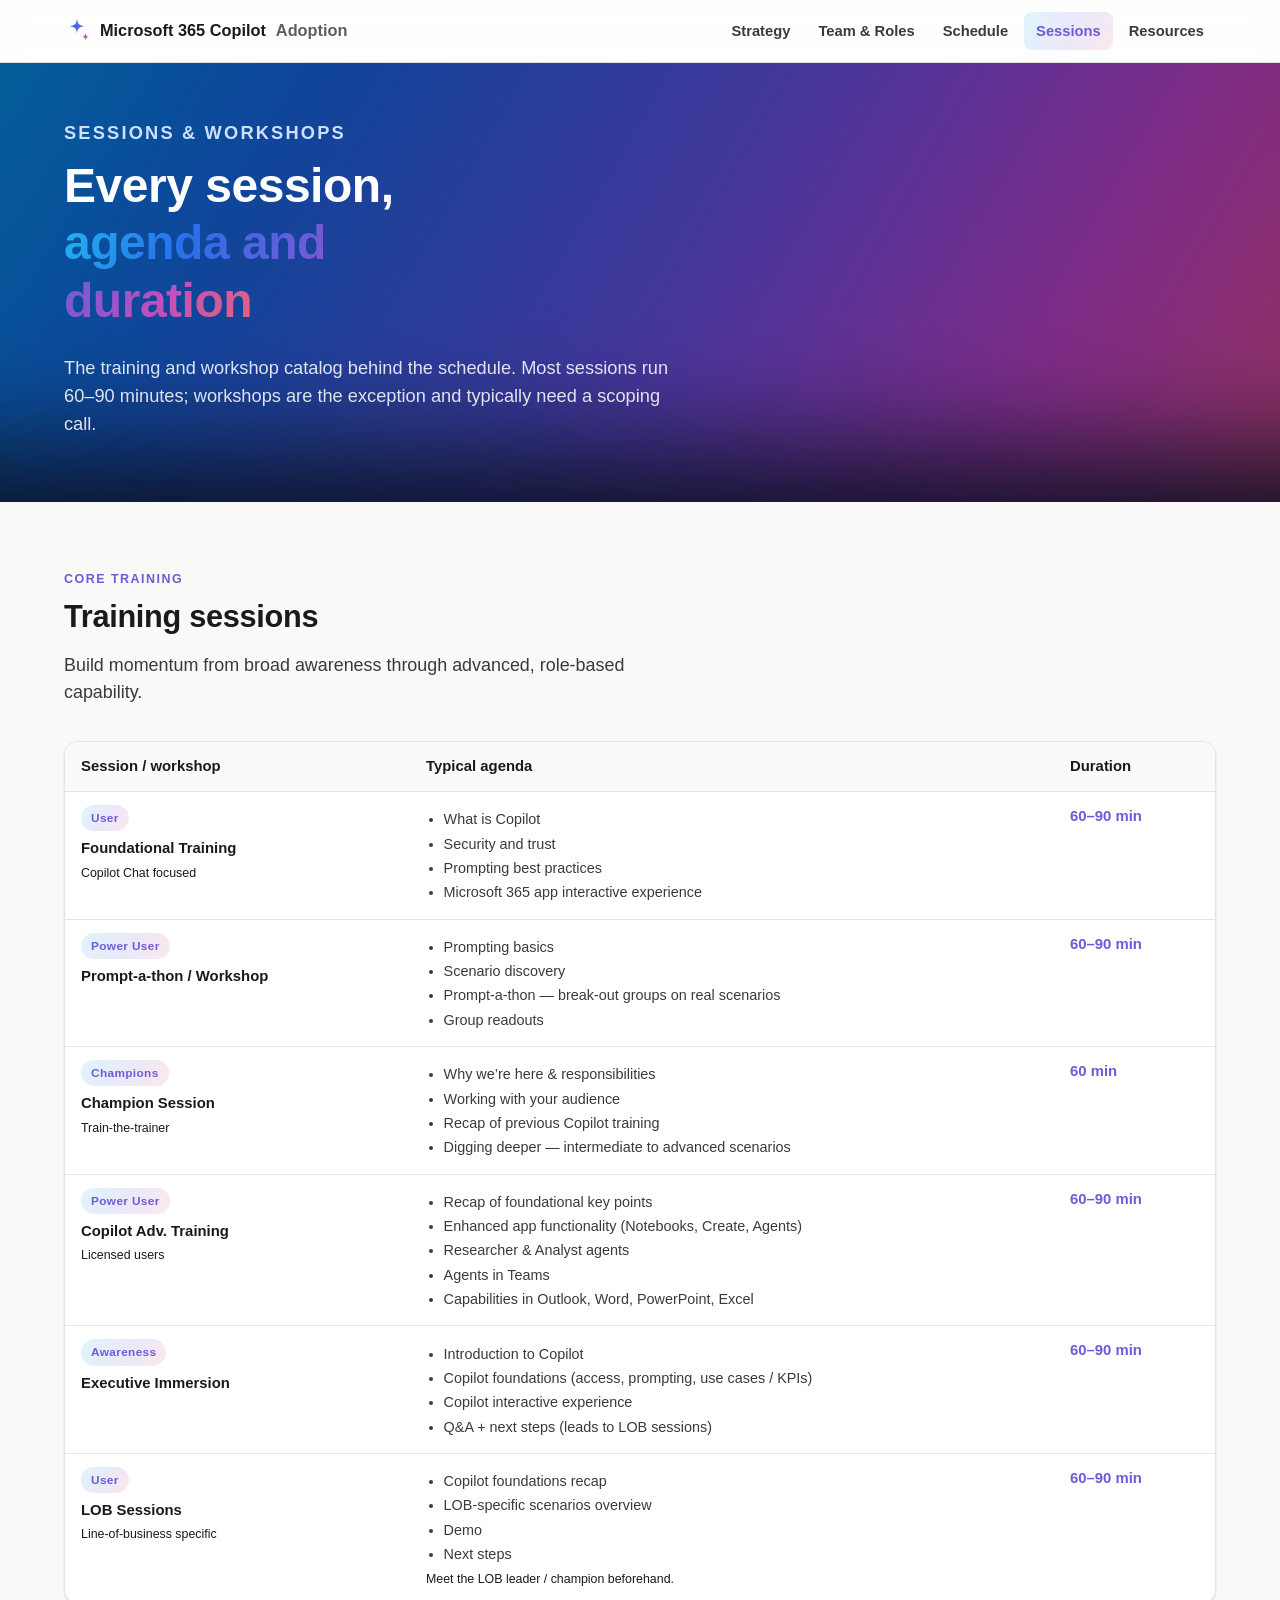
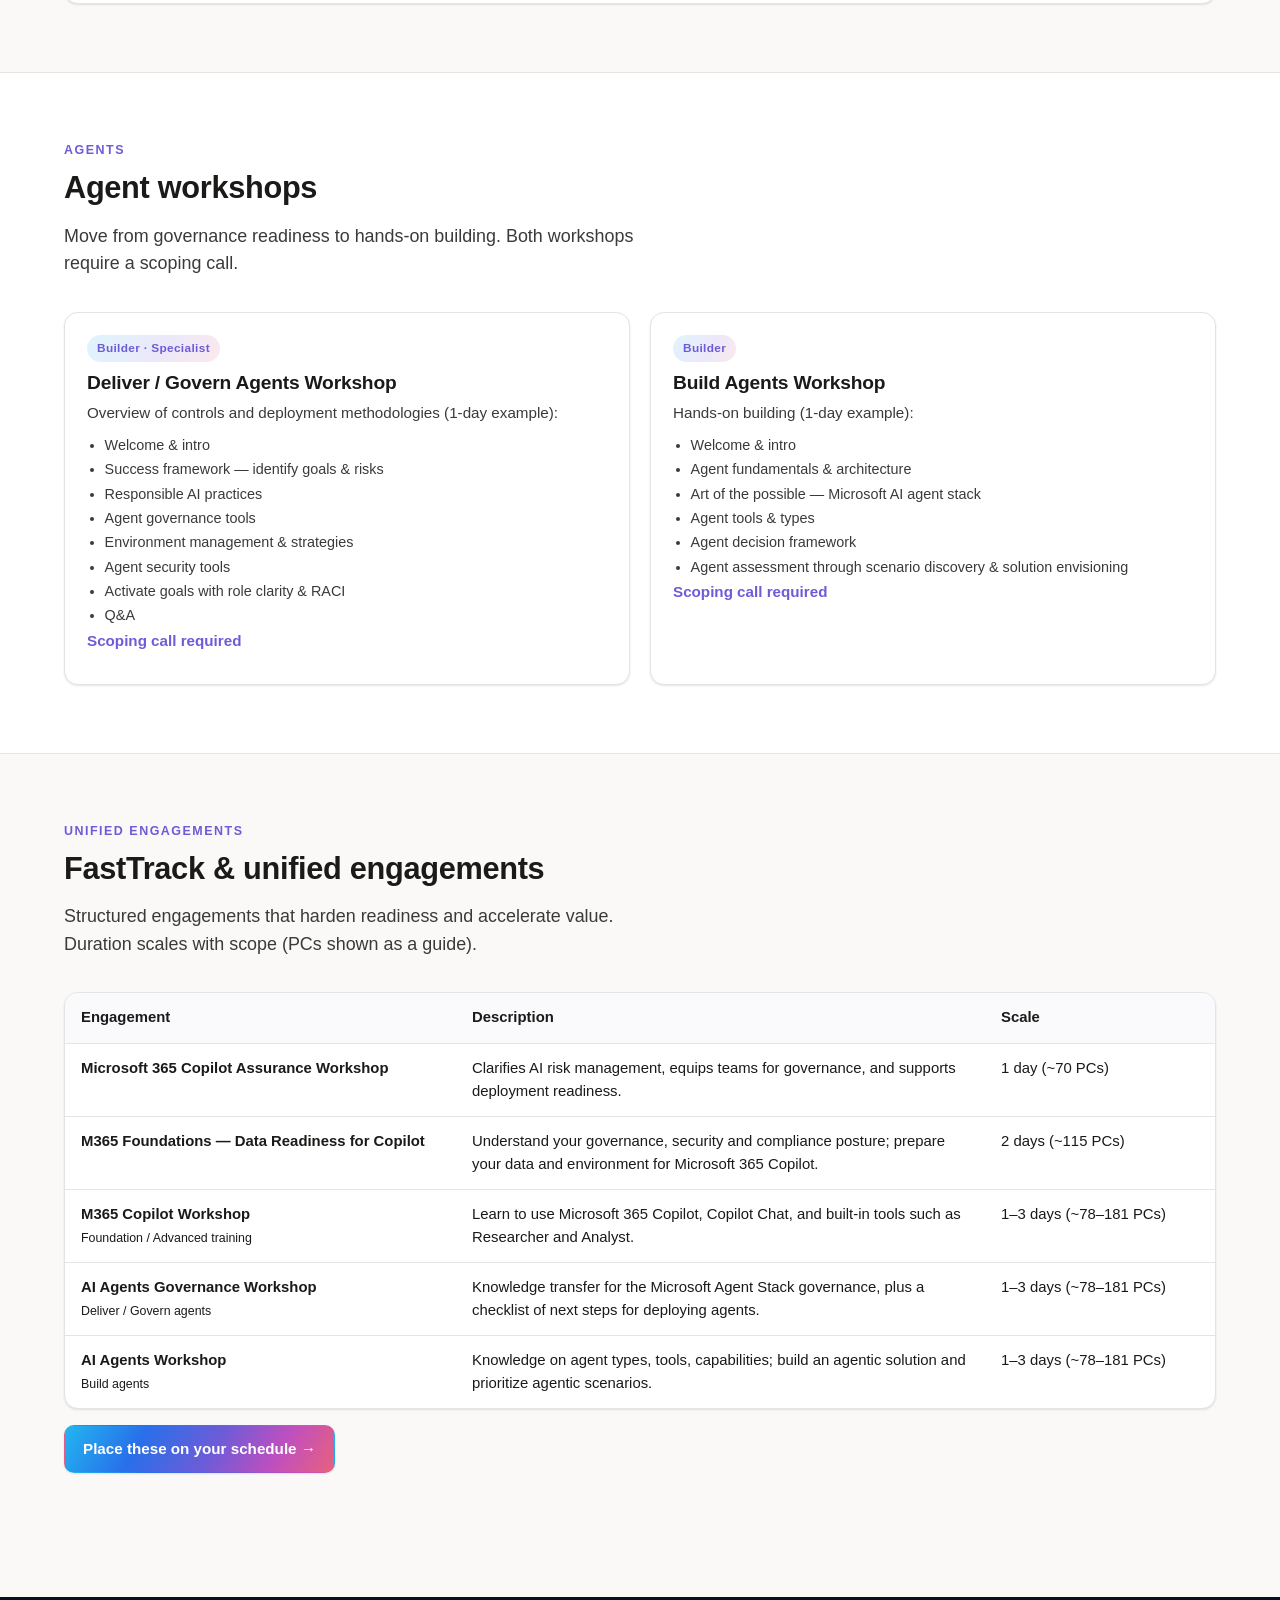
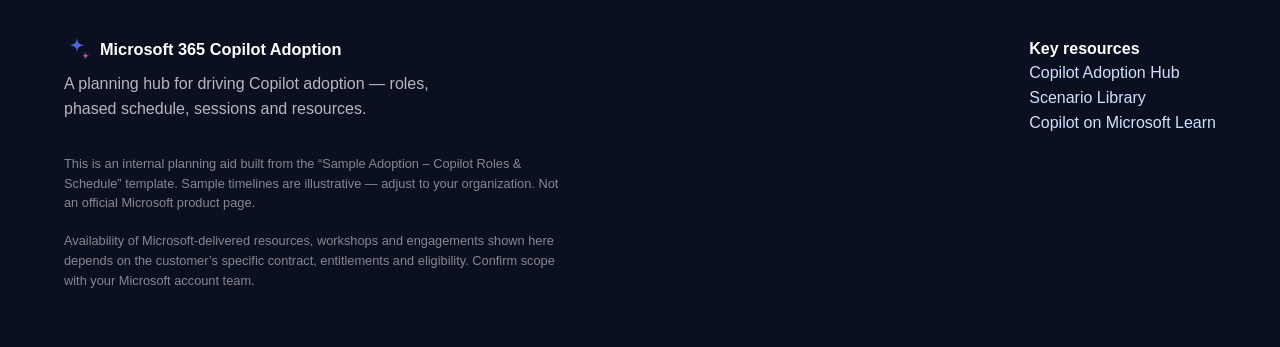
<file: sessions.html>
<!doctype html>
<html lang="en">
<head>
  <meta charset="utf-8" />
  <meta name="viewport" content="width=device-width, initial-scale=1" />
  <title>Sessions &amp; Workshops — Microsoft 365 Copilot Adoption</title>
  <meta name="description" content="Agendas and durations for every Microsoft 365 Copilot training session and workshop in the adoption program." />
  <link rel="icon" href="assets/copilot-spark.svg" />
  <link rel="stylesheet" href="assets/styles.css?v=7" />
  <style>
    .agenda { margin:.2rem 0 0; padding-left:1.1rem; }
    .agenda li { margin-bottom:2px; font-size:.9rem; color:var(--ink-2); }
    .dur { white-space:nowrap; font-weight:600; color:var(--brand); }
    td .pill { margin-bottom:6px; }
  </style>
</head>
<body>
  <div id="site-nav"></div>

  <header class="hero" style="padding:56px 0 48px">
    <div class="container">
      <p class="eyebrow">Sessions &amp; workshops</p>
      <h1>Every session, <span class="gradient-text">agenda and duration</span></h1>
      <p>The training and workshop catalog behind the schedule. Most sessions run 60–90 minutes; workshops are the exception and typically need a scoping call.</p>
    </div>
  </header>

  <section class="section">
    <div class="container">
      <div class="section-head">
        <p class="eyebrow">Core training</p>
        <h2>Training sessions</h2>
        <p class="lead">Build momentum from broad awareness through advanced, role-based capability.</p>
      </div>
      <div class="table-wrap">
        <table class="data">
          <thead><tr><th style="width:30%">Session / workshop</th><th>Typical agenda</th><th style="width:14%">Duration</th></tr></thead>
          <tbody>
            <tr>
              <td><span class="pill">User</span><br><strong>Foundational Training</strong><br><small>Copilot Chat focused</small></td>
              <td><ul class="agenda"><li>What is Copilot</li><li>Security and trust</li><li>Prompting best practices</li><li>Microsoft 365 app interactive experience</li></ul></td>
              <td class="dur">60–90 min</td>
            </tr>
            <tr>
              <td><span class="pill">Power User</span><br><strong>Prompt-a-thon / Workshop</strong></td>
              <td><ul class="agenda"><li>Prompting basics</li><li>Scenario discovery</li><li>Prompt-a-thon — break-out groups on real scenarios</li><li>Group readouts</li></ul></td>
              <td class="dur">60–90 min</td>
            </tr>
            <tr>
              <td><span class="pill">Champions</span><br><strong>Champion Session</strong><br><small>Train-the-trainer</small></td>
              <td><ul class="agenda"><li>Why we’re here &amp; responsibilities</li><li>Working with your audience</li><li>Recap of previous Copilot training</li><li>Digging deeper — intermediate to advanced scenarios</li></ul></td>
              <td class="dur">60 min</td>
            </tr>
            <tr>
              <td><span class="pill">Power User</span><br><strong>Copilot Adv. Training</strong><br><small>Licensed users</small></td>
              <td><ul class="agenda"><li>Recap of foundational key points</li><li>Enhanced app functionality (Notebooks, Create, Agents)</li><li>Researcher &amp; Analyst agents</li><li>Agents in Teams</li><li>Capabilities in Outlook, Word, PowerPoint, Excel</li></ul></td>
              <td class="dur">60–90 min</td>
            </tr>
            <tr>
              <td><span class="pill">Awareness</span><br><strong>Executive Immersion</strong></td>
              <td><ul class="agenda"><li>Introduction to Copilot</li><li>Copilot foundations (access, prompting, use cases / KPIs)</li><li>Copilot interactive experience</li><li>Q&amp;A + next steps (leads to LOB sessions)</li></ul></td>
              <td class="dur">60–90 min</td>
            </tr>
            <tr>
              <td><span class="pill">User</span><br><strong>LOB Sessions</strong><br><small>Line-of-business specific</small></td>
              <td><ul class="agenda"><li>Copilot foundations recap</li><li>LOB-specific scenarios overview</li><li>Demo</li><li>Next steps</li></ul><small>Meet the LOB leader / champion beforehand.</small></td>
              <td class="dur">60–90 min</td>
            </tr>
          </tbody>
        </table>
      </div>
    </div>
  </section>

  <section class="section alt">
    <div class="container">
      <div class="section-head">
        <p class="eyebrow">Agents</p>
        <h2>Agent workshops</h2>
        <p class="lead">Move from governance readiness to hands-on building. Both workshops require a scoping call.</p>
      </div>
      <div class="grid cols-2">
        <div class="card">
          <span class="pill">Builder · Specialist</span>
          <h3 style="margin-top:.6rem">Deliver / Govern Agents Workshop</h3>
          <p>Overview of controls and deployment methodologies (1-day example):</p>
          <ul class="agenda">
            <li>Welcome &amp; intro</li><li>Success framework — identify goals &amp; risks</li>
            <li>Responsible AI practices</li><li>Agent governance tools</li>
            <li>Environment management &amp; strategies</li><li>Agent security tools</li>
            <li>Activate goals with role clarity &amp; RACI</li><li>Q&amp;A</li>
          </ul>
          <p class="mb-0"><span class="dur">Scoping call required</span></p>
        </div>
        <div class="card">
          <span class="pill">Builder</span>
          <h3 style="margin-top:.6rem">Build Agents Workshop</h3>
          <p>Hands-on building (1-day example):</p>
          <ul class="agenda">
            <li>Welcome &amp; intro</li><li>Agent fundamentals &amp; architecture</li>
            <li>Art of the possible — Microsoft AI agent stack</li><li>Agent tools &amp; types</li>
            <li>Agent decision framework</li><li>Agent assessment through scenario discovery &amp; solution envisioning</li>
          </ul>
          <p class="mb-0"><span class="dur">Scoping call required</span></p>
        </div>
      </div>
    </div>
  </section>

  <section class="section">
    <div class="container">
      <div class="section-head">
        <p class="eyebrow">Unified engagements</p>
        <h2>FastTrack &amp; unified engagements</h2>
        <p class="lead">Structured engagements that harden readiness and accelerate value. Duration scales with scope (PCs shown as a guide).</p>
      </div>
      <div class="table-wrap">
        <table class="data">
          <thead><tr><th style="width:34%">Engagement</th><th>Description</th><th style="width:20%">Scale</th></tr></thead>
          <tbody>
            <tr><td><strong>Microsoft 365 Copilot Assurance Workshop</strong></td><td>Clarifies AI risk management, equips teams for governance, and supports deployment readiness.</td><td>1 day (~70 PCs)</td></tr>
            <tr><td><strong>M365 Foundations — Data Readiness for Copilot</strong></td><td>Understand your governance, security and compliance posture; prepare your data and environment for Microsoft 365 Copilot.</td><td>2 days (~115 PCs)</td></tr>
            <tr><td><strong>M365 Copilot Workshop</strong><br><small>Foundation / Advanced training</small></td><td>Learn to use Microsoft 365 Copilot, Copilot Chat, and built-in tools such as Researcher and Analyst.</td><td>1–3 days (~78–181 PCs)</td></tr>
            <tr><td><strong>AI Agents Governance Workshop</strong><br><small>Deliver / Govern agents</small></td><td>Knowledge transfer for the Microsoft Agent Stack governance, plus a checklist of next steps for deploying agents.</td><td>1–3 days (~78–181 PCs)</td></tr>
            <tr><td><strong>AI Agents Workshop</strong><br><small>Build agents</small></td><td>Knowledge on agent types, tools, capabilities; build an agentic solution and prioritize agentic scenarios.</td><td>1–3 days (~78–181 PCs)</td></tr>
          </tbody>
        </table>
      </div>
      <p style="margin-top:16px"><a class="btn btn-primary" href="schedule.html">Place these on your schedule →</a></p>
    </div>
  </section>

  <div id="site-footer"></div>
  <script src="assets/nav.js?v=7"></script>
</body>
</html>
</file>
<file: assets/styles.css>
/* Microsoft 365 Copilot Adoption — shared styles
   Brand: Fluent neutrals + the Copilot iridescent gradient */

:root {
  /* Copilot signature gradient stops */
  --cp-blue: #2870ea;
  --cp-indigo: #6e5bd8;
  --cp-magenta: #c04fbe;
  --cp-coral: #e8617d;
  --cp-cyan: #22b6f0;
  --copilot-gradient: linear-gradient(120deg, #22b6f0 0%, #2870ea 28%, #6e5bd8 55%, #c04fbe 78%, #e8617d 100%);
  --copilot-gradient-soft: linear-gradient(120deg, rgba(34,182,240,.14), rgba(110,91,216,.14) 55%, rgba(232,97,125,.14));

  /* Fluent neutrals */
  --ink: #1b1a19;
  --ink-2: #3b3a39;
  --muted: #605e5c;
  --line: #e6e4e2;
  --bg: #faf9f8;
  --card: #ffffff;
  --brand: #6e5bd8;
  --brand-blue: #0f6cbd;

  --radius: 14px;
  --shadow-sm: 0 1px 2px rgba(0,0,0,.06), 0 1px 3px rgba(0,0,0,.05);
  --shadow-md: 0 4px 16px rgba(27,26,25,.10);
  --shadow-lg: 0 12px 40px rgba(27,26,25,.16);
  --maxw: 1200px;
}

* { box-sizing: border-box; }
html { scroll-behavior: smooth; }
body {
  margin: 0;
  font-family: "Segoe UI", "Segoe UI Web (West European)", -apple-system, BlinkMacSystemFont, Roboto, Helvetica, Arial, sans-serif;
  color: var(--ink);
  background: var(--bg);
  line-height: 1.55;
  -webkit-font-smoothing: antialiased;
}
h1, h2, h3, h4 { line-height: 1.2; color: var(--ink); margin: 0 0 .5em; font-weight: 700; letter-spacing: -.01em; }
h1 { font-size: clamp(2rem, 4vw, 3rem); }
h2 { font-size: clamp(1.5rem, 2.4vw, 2.1rem); }
h3 { font-size: 1.2rem; }
p { margin: 0 0 1rem; color: var(--ink-2); }
a { color: var(--brand-blue); text-decoration: none; }
a:hover { text-decoration: underline; }
.container { max-width: var(--maxw); margin: 0 auto; padding: 0 24px; }
.gradient-text {
  background: var(--copilot-gradient);
  -webkit-background-clip: text; background-clip: text;
  -webkit-text-fill-color: transparent; color: transparent;
}
.eyebrow { text-transform: uppercase; letter-spacing: .12em; font-size: .78rem; font-weight: 700; color: var(--brand); margin: 0 0 .6rem; }

/* ---------- Top nav ---------- */
.nav {
  position: sticky; top: 0; z-index: 50;
  background: rgba(255,255,255,.85);
  backdrop-filter: saturate(180%) blur(12px);
  border-bottom: 1px solid var(--line);
}
.nav-inner { display: flex; align-items: center; gap: 20px; height: 62px; max-width: var(--maxw); margin: 0 auto; padding: 0 24px; }
.brand { display: flex; align-items: center; gap: 10px; font-weight: 700; color: var(--ink); text-decoration: none; font-size: 1.02rem; }
.brand:hover { text-decoration: none; }
.spark {
  width: 26px; height: 26px; flex: 0 0 auto;
  background: var(--copilot-gradient);
  -webkit-mask: url("copilot-spark.svg") center/contain no-repeat;
  mask: url("copilot-spark.svg") center/contain no-repeat;
}
.nav-links { display: flex; gap: 4px; margin-left: auto; flex-wrap: wrap; }
.nav-links a {
  color: var(--ink-2); font-weight: 600; font-size: .92rem; padding: 8px 12px; border-radius: 8px; text-decoration: none;
}
.nav-links a:hover { background: var(--copilot-gradient-soft); color: var(--ink); }
.nav-links a.active { color: var(--brand); background: var(--copilot-gradient-soft); }
.nav-toggle { display: none; margin-left: auto; background: none; border: 1px solid var(--line); border-radius: 8px; padding: 8px 10px; cursor: pointer; font-size: 1.1rem; }
@media (max-width: 860px) {
  .nav-toggle { display: block; }
  .nav-links { display: none; position: absolute; top: 62px; left: 0; right: 0; flex-direction: column; background: #fff; border-bottom: 1px solid var(--line); padding: 8px 16px 14px; box-shadow: var(--shadow-md); }
  .nav-links.open { display: flex; }
  .nav-links a { padding: 12px; }
}

/* ---------- Hero ---------- */
.hero { position: relative; overflow: hidden; padding: 84px 0 72px; background: #0b1020; color: #fff; }
.hero::before {
  content: ""; position: absolute; inset: -40% -10% auto -10%; height: 130%;
  background: var(--copilot-gradient); filter: blur(60px) saturate(140%); opacity: .55; z-index: 0;
}
.hero .container { position: relative; z-index: 1; }
.hero h1 { color: #fff; max-width: 16ch; }
.hero p { color: rgba(255,255,255,.86); font-size: 1.14rem; max-width: 60ch; }
.hero .eyebrow { color: #cfe0ff; }

/* ---------- Buttons ---------- */
.btn { display: inline-flex; align-items: center; gap: 8px; font-weight: 600; font-size: .95rem; padding: 11px 18px; border-radius: 10px; border: 1px solid transparent; cursor: pointer; text-decoration: none; transition: transform .06s ease, box-shadow .15s ease; }
.btn:hover { text-decoration: none; }
.btn:active { transform: translateY(1px); }
.btn-primary { background: var(--copilot-gradient); color: #fff; box-shadow: var(--shadow-sm); }
.btn-primary:hover { box-shadow: var(--shadow-md); }
.btn-ghost { background: rgba(255,255,255,.12); color: #fff; border-color: rgba(255,255,255,.3); }
.btn-ghost:hover { background: rgba(255,255,255,.2); }
.btn-outline { background: #fff; color: var(--ink); border-color: var(--line); }
.btn-outline:hover { border-color: var(--brand); color: var(--brand); }
.btn-sm { padding: 7px 12px; font-size: .85rem; border-radius: 8px; }
.hero-actions { display: flex; gap: 12px; flex-wrap: wrap; margin-top: 26px; }

/* ---------- Sections ---------- */
.section { padding: 68px 0; }
.section.alt { background: #fff; border-top: 1px solid var(--line); border-bottom: 1px solid var(--line); }
.section-head { max-width: 64ch; margin-bottom: 34px; }

/* ---------- Cards / grids ---------- */
.grid { display: grid; gap: 20px; }
.grid.cols-2 { grid-template-columns: repeat(2, 1fr); }
.grid.cols-3 { grid-template-columns: repeat(3, 1fr); }
.grid.cols-4 { grid-template-columns: repeat(4, 1fr); }
@media (max-width: 900px) { .grid.cols-3, .grid.cols-4 { grid-template-columns: repeat(2, 1fr); } }
@media (max-width: 620px) { .grid.cols-2, .grid.cols-3, .grid.cols-4 { grid-template-columns: 1fr; } }

.card { background: var(--card); border: 1px solid var(--line); border-radius: var(--radius); padding: 22px; box-shadow: var(--shadow-sm); transition: box-shadow .18s ease, transform .18s ease; }
.card.hover:hover { box-shadow: var(--shadow-md); transform: translateY(-3px); }
.card h3 { margin-bottom: .35em; }
.card p { font-size: .95rem; margin-bottom: .6rem; }
.card .icon { width: 42px; height: 42px; border-radius: 11px; display: grid; place-items: center; background: var(--copilot-gradient-soft); margin-bottom: 14px; font-size: 1.25rem; }
.pill { display: inline-block; font-size: .74rem; font-weight: 700; letter-spacing: .03em; padding: 4px 10px; border-radius: 999px; background: var(--copilot-gradient-soft); color: var(--brand); }
.step-num { font-weight: 800; font-size: 1.6rem; background: var(--copilot-gradient); -webkit-background-clip: text; background-clip: text; -webkit-text-fill-color: transparent; }

/* ---------- Tables ---------- */
.table-wrap { overflow-x: auto; border: 1px solid var(--line); border-radius: var(--radius); background: #fff; box-shadow: var(--shadow-sm); }
table.data { width: 100%; border-collapse: collapse; font-size: .93rem; }
table.data th, table.data td { text-align: left; padding: 13px 16px; border-bottom: 1px solid var(--line); vertical-align: top; }
table.data thead th { background: #faf9fb; font-weight: 700; color: var(--ink); position: sticky; top: 0; }
table.data tr:last-child td { border-bottom: none; }
table.data tbody tr:hover { background: #fbfaff; }

/* ---------- Footer ---------- */
.footer { background: #0b1020; color: rgba(255,255,255,.7); padding: 40px 0; margin-top: 40px; }
.footer a { color: #cfe0ff; }
.footer .foot-grid { display: flex; justify-content: space-between; gap: 24px; flex-wrap: wrap; }
.footer .brand { color: #fff; }
.disclaimer { font-size: .8rem; color: rgba(255,255,255,.5); margin-top: 18px; max-width: 70ch; }

/* ---------- Utilities ---------- */
.center { text-align: center; }
.mt-0 { margin-top: 0; } .mb-0 { margin-bottom: 0; }
.lead { font-size: 1.12rem; color: var(--ink-2); }
.badge-owner { font-size: .7rem; font-weight: 700; padding: 2px 8px; border-radius: 999px; white-space: nowrap; }
.o-microsoft { background: #e5efff; color: #0f5bd6; }
.o-customer { background: #e9f9ef; color: #107c41; }
.o-partner  { background: #fdeede; color: #c2570a; }
.o-fasttrack{ background: #f0ecff; color: #6e5bd8; }
</file>
